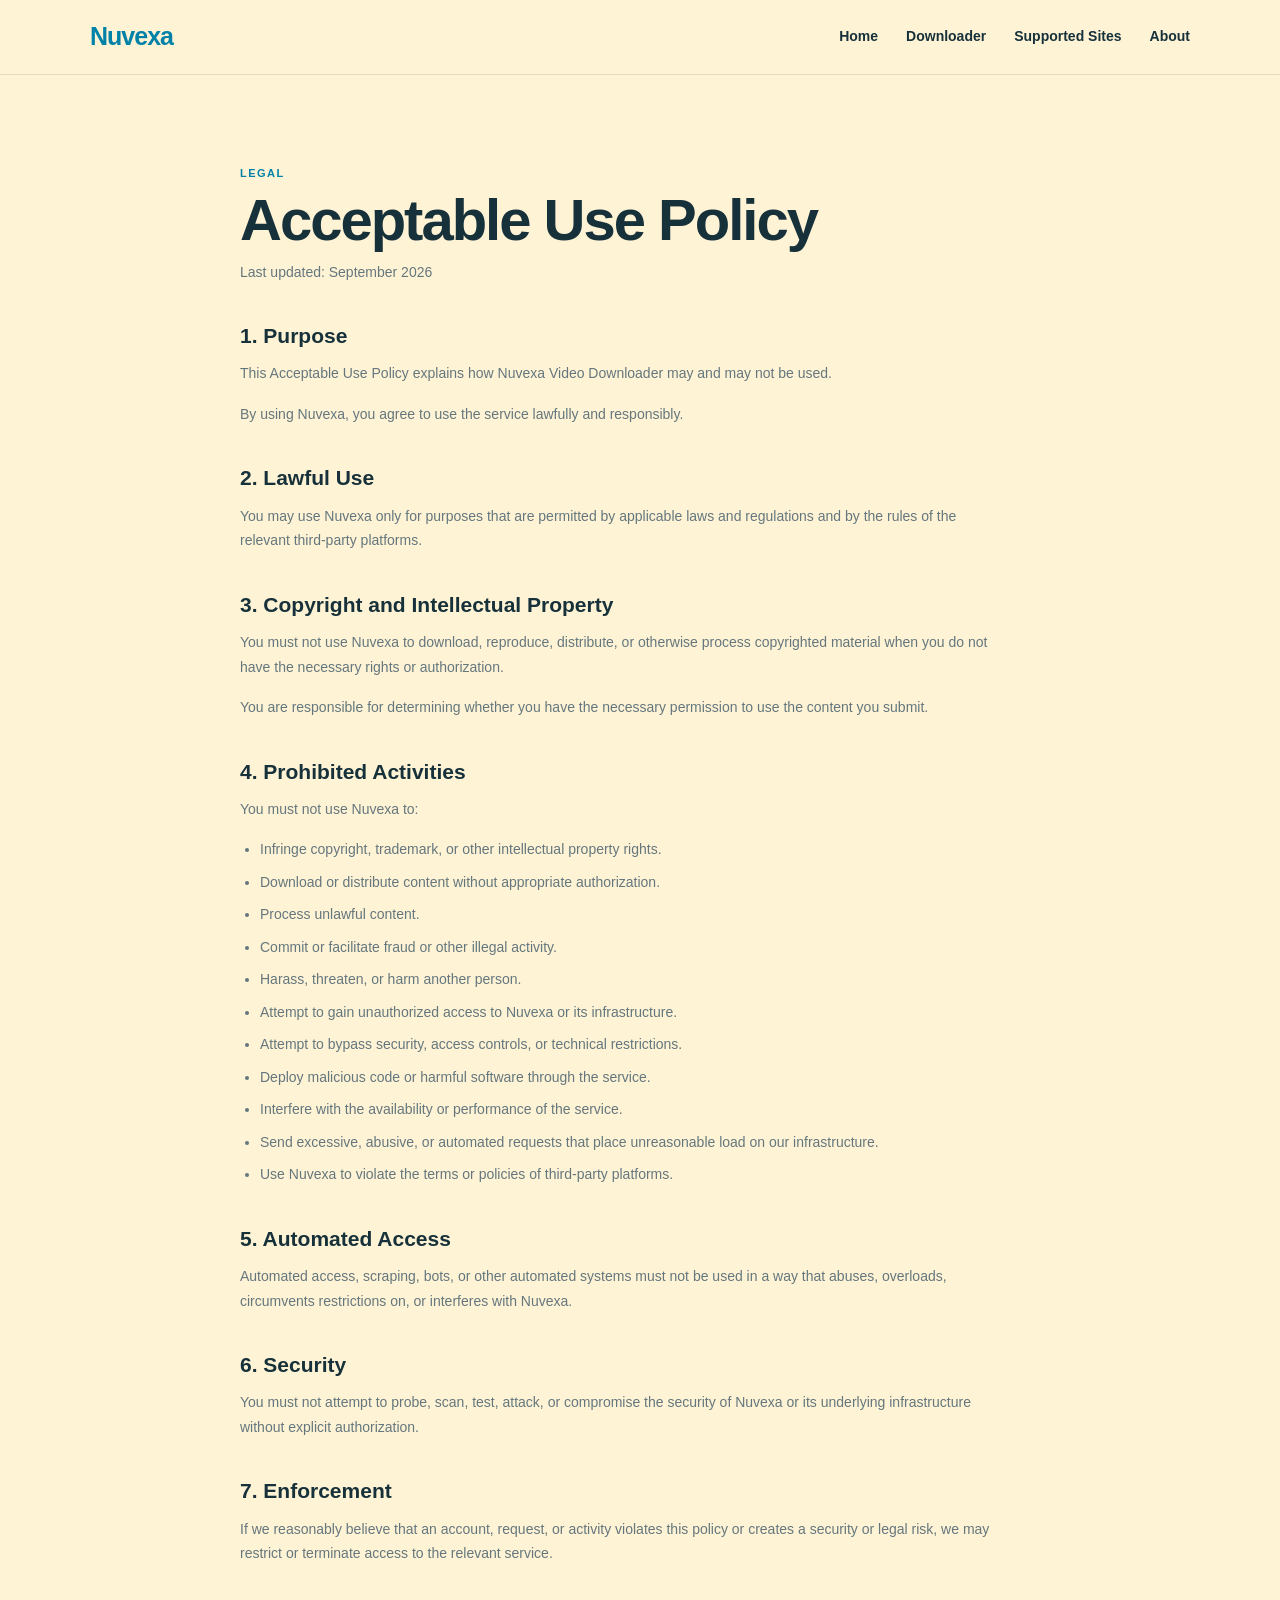
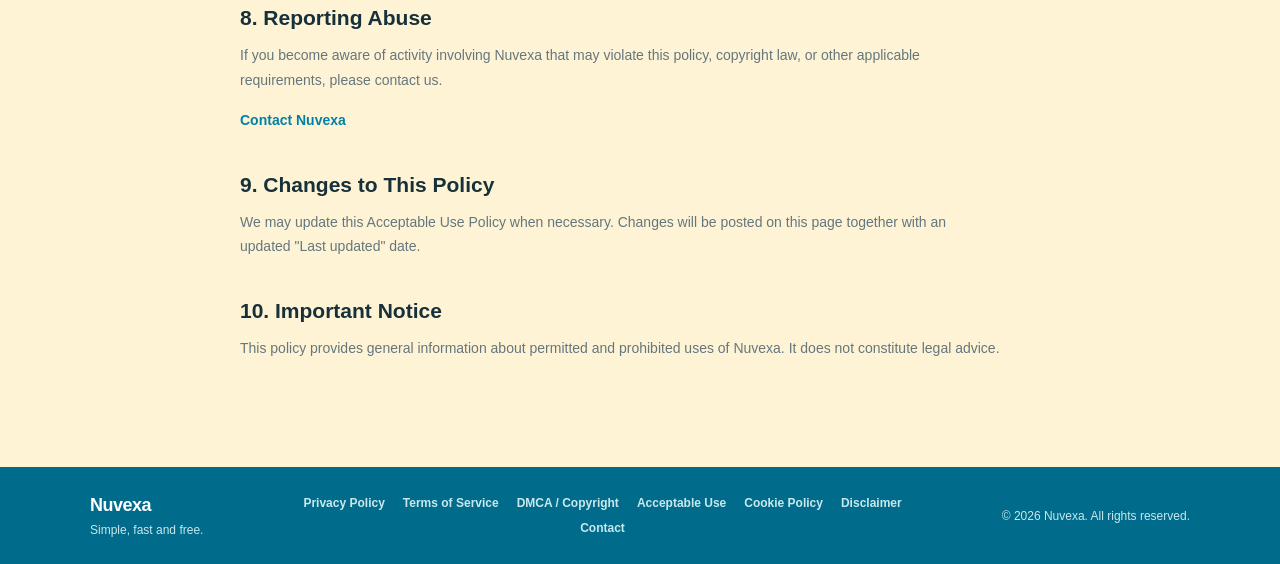
<file: acceptable-use.html>
<!DOCTYPE html>
<html lang="en">

<head>
    <meta charset="UTF-8">
    <meta name="viewport" content="width=device-width, initial-scale=1.0">

    <title>Acceptable Use Policy - Nuvexa</title>

    <meta
        name="description"
        content="Acceptable Use Policy for Nuvexa Video Downloader."
    >

    <link rel="stylesheet" href="style.css">
</head>

<body>

    <!-- NAVBAR -->
    <header class="navbar">
        <div class="nav-container">

            <a href="index.html" class="logo">
                Nuvexa
            </a>

            <nav class="nav-links">
                <a href="index.html#home">Home</a>
                <a href="index.html#downloader">Downloader</a>
                <a href="index.html#supported">Supported Sites</a>
                <a href="index.html#about">About</a>
            </nav>

        </div>
    </header>


    <!-- ACCEPTABLE USE POLICY -->
    <main>

        <section class="legal-section">

            <div class="section-container legal-content">

                <span>LEGAL</span>

                <h1>
                    Acceptable Use Policy
                </h1>

                <p class="legal-updated">
                    Last updated: September 2026
                </p>


                <h2>
                    1. Purpose
                </h2>

                <p>
                    This Acceptable Use Policy explains how Nuvexa Video
                    Downloader may and may not be used.
                </p>

                <p>
                    By using Nuvexa, you agree to use the service lawfully
                    and responsibly.
                </p>


                <h2>
                    2. Lawful Use
                </h2>

                <p>
                    You may use Nuvexa only for purposes that are permitted
                    by applicable laws and regulations and by the rules of
                    the relevant third-party platforms.
                </p>


                <h2>
                    3. Copyright and Intellectual Property
                </h2>

                <p>
                    You must not use Nuvexa to download, reproduce,
                    distribute, or otherwise process copyrighted material
                    when you do not have the necessary rights or
                    authorization.
                </p>

                <p>
                    You are responsible for determining whether you have the
                    necessary permission to use the content you submit.
                </p>


                <h2>
                    4. Prohibited Activities
                </h2>

                <p>
                    You must not use Nuvexa to:
                </p>

                <ul>
                    <li>Infringe copyright, trademark, or other intellectual property rights.</li>
                    <li>Download or distribute content without appropriate authorization.</li>
                    <li>Process unlawful content.</li>
                    <li>Commit or facilitate fraud or other illegal activity.</li>
                    <li>Harass, threaten, or harm another person.</li>
                    <li>Attempt to gain unauthorized access to Nuvexa or its infrastructure.</li>
                    <li>Attempt to bypass security, access controls, or technical restrictions.</li>
                    <li>Deploy malicious code or harmful software through the service.</li>
                    <li>Interfere with the availability or performance of the service.</li>
                    <li>Send excessive, abusive, or automated requests that place unreasonable load on our infrastructure.</li>
                    <li>Use Nuvexa to violate the terms or policies of third-party platforms.</li>
                </ul>


                <h2>
                    5. Automated Access
                </h2>

                <p>
                    Automated access, scraping, bots, or other automated
                    systems must not be used in a way that abuses,
                    overloads, circumvents restrictions on, or interferes
                    with Nuvexa.
                </p>


                <h2>
                    6. Security
                </h2>

                <p>
                    You must not attempt to probe, scan, test, attack, or
                    compromise the security of Nuvexa or its underlying
                    infrastructure without explicit authorization.
                </p>


                <h2>
                    7. Enforcement
                </h2>

                <p>
                    If we reasonably believe that an account, request, or
                    activity violates this policy or creates a security or
                    legal risk, we may restrict or terminate access to the
                    relevant service.
                </p>


                <h2>
                    8. Reporting Abuse
                </h2>

                <p>
                    If you become aware of activity involving Nuvexa that
                    may violate this policy, copyright law, or other
                    applicable requirements, please contact us.
                </p>

                <p>
                    <a href="contact.html">
                        Contact Nuvexa
                    </a>
                </p>


                <h2>
                    9. Changes to This Policy
                </h2>

                <p>
                    We may update this Acceptable Use Policy when necessary.
                    Changes will be posted on this page together with an
                    updated "Last updated" date.
                </p>


                <h2>
                    10. Important Notice
                </h2>

                <p>
                    This policy provides general information about permitted
                    and prohibited uses of Nuvexa. It does not constitute
                    legal advice.
                </p>

            </div>

        </section>

    </main>


    <!-- FOOTER -->
    <footer>

        <div class="footer-container">

            <div class="footer-brand">

                <strong>
                    Nuvexa
                </strong>

                <span>
                    Simple, fast and free.
                </span>

            </div>


            <div class="footer-links">

                <a href="privacy.html">
                    Privacy Policy
                </a>

                <a href="terms.html">
                    Terms of Service
                </a>

                <a href="copyright.html">
                    DMCA / Copyright
                </a>

                <a href="acceptable-use.html">
                    Acceptable Use
                </a>

                <a href="cookies.html">
                    Cookie Policy
                </a>

                <a href="disclaimer.html">
                    Disclaimer
                </a>

                <a href="contact.html">
                    Contact
                </a>

            </div>


            <div class="footer-bottom">

                <span>
                    © 2026 Nuvexa. All rights reserved.
                </span>

            </div>

        </div>

    </footer>

</body>

</html>
</file>
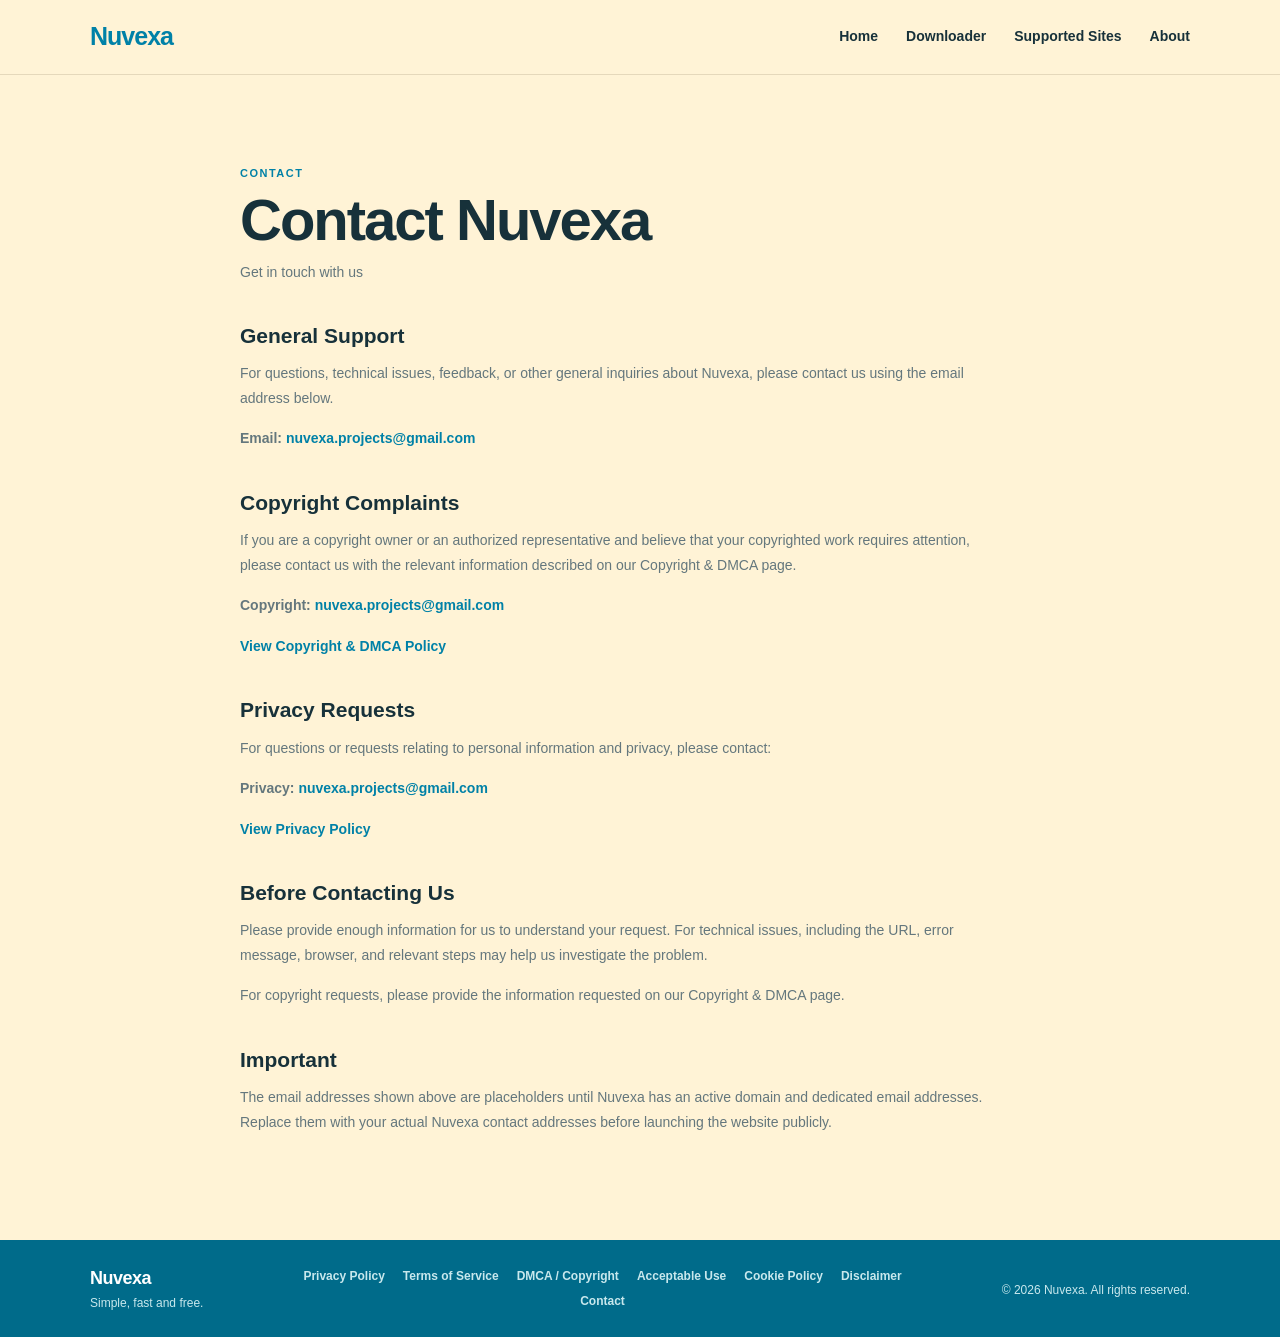
<file: contact.html>
<!DOCTYPE html>
<html lang="en">

<head>
    <meta charset="UTF-8">
    <meta name="viewport" content="width=device-width, initial-scale=1.0">

    <title>Contact - Nuvexa</title>

    <meta
        name="description"
        content="Contact Nuvexa for support, privacy, copyright, and other inquiries."
    >

    <link rel="stylesheet" href="style.css">
</head>

<body>

    <!-- NAVBAR -->
    <header class="navbar">
        <div class="nav-container">

            <a href="index.html" class="logo">
                Nuvexa
            </a>

            <nav class="nav-links">
                <a href="index.html#home">Home</a>
                <a href="index.html#downloader">Downloader</a>
                <a href="index.html#supported">Supported Sites</a>
                <a href="index.html#about">About</a>
            </nav>

        </div>
    </header>


    <!-- CONTACT -->
    <main>

        <section class="legal-section">

            <div class="section-container legal-content">

                <span>CONTACT</span>

                <h1>
                    Contact Nuvexa
                </h1>

                <p class="legal-updated">
                    Get in touch with us
                </p>


                <h2>
                    General Support
                </h2>

                <p>
                    For questions, technical issues, feedback, or other
                    general inquiries about Nuvexa, please contact us using
                    the email address below.
                </p>

                <p>
                    <strong>Email:</strong>
                    <a href="mailto:nuvexa.projects@gmail.com">
                        nuvexa.projects@gmail.com
                    </a>
                </p>


                <h2>
                    Copyright Complaints
                </h2>

                <p>
                    If you are a copyright owner or an authorized
                    representative and believe that your copyrighted work
                    requires attention, please contact us with the relevant
                    information described on our Copyright & DMCA page.
                </p>

                <p>
                    <strong>Copyright:</strong>
                    <a href="mailto:nuvexa.projects@gmail.com">
                        nuvexa.projects@gmail.com
                    </a>
                </p>

                <p>
                    <a href="copyright.html">
                        View Copyright & DMCA Policy
                    </a>
                </p>


                <h2>
                    Privacy Requests
                </h2>

                <p>
                    For questions or requests relating to personal
                    information and privacy, please contact:
                </p>

                <p>
                    <strong>Privacy:</strong>
                    <a href="mailto:nuvexa.projects@gmail.com">
                        nuvexa.projects@gmail.com
                    </a>
                </p>

                <p>
                    <a href="privacy.html">
                        View Privacy Policy
                    </a>
                </p>


                <h2>
                    Before Contacting Us
                </h2>

                <p>
                    Please provide enough information for us to understand
                    your request. For technical issues, including the URL,
                    error message, browser, and relevant steps may help us
                    investigate the problem.
                </p>

                <p>
                    For copyright requests, please provide the information
                    requested on our Copyright & DMCA page.
                </p>


                <h2>
                    Important
                </h2>

                <p>
                    The email addresses shown above are placeholders until
                    Nuvexa has an active domain and dedicated email
                    addresses. Replace them with your actual Nuvexa contact
                    addresses before launching the website publicly.
                </p>

            </div>

        </section>

    </main>


    <!-- FOOTER -->
    <footer>

        <div class="footer-container">

            <div class="footer-brand">

                <strong>
                    Nuvexa
                </strong>

                <span>
                    Simple, fast and free.
                </span>

            </div>


            <div class="footer-links">

                <a href="privacy.html">
                    Privacy Policy
                </a>

                <a href="terms.html">
                    Terms of Service
                </a>

                <a href="copyright.html">
                    DMCA / Copyright
                </a>

                <a href="acceptable-use.html">
                    Acceptable Use
                </a>

                <a href="cookies.html">
                    Cookie Policy
                </a>

                <a href="disclaimer.html">
                    Disclaimer
                </a>

                <a href="contact.html">
                    Contact
                </a>

            </div>


            <div class="footer-bottom">

                <span>
                    © 2026 Nuvexa. All rights reserved.
                </span>

            </div>

        </div>

    </footer>

</body>

</html>
</file>
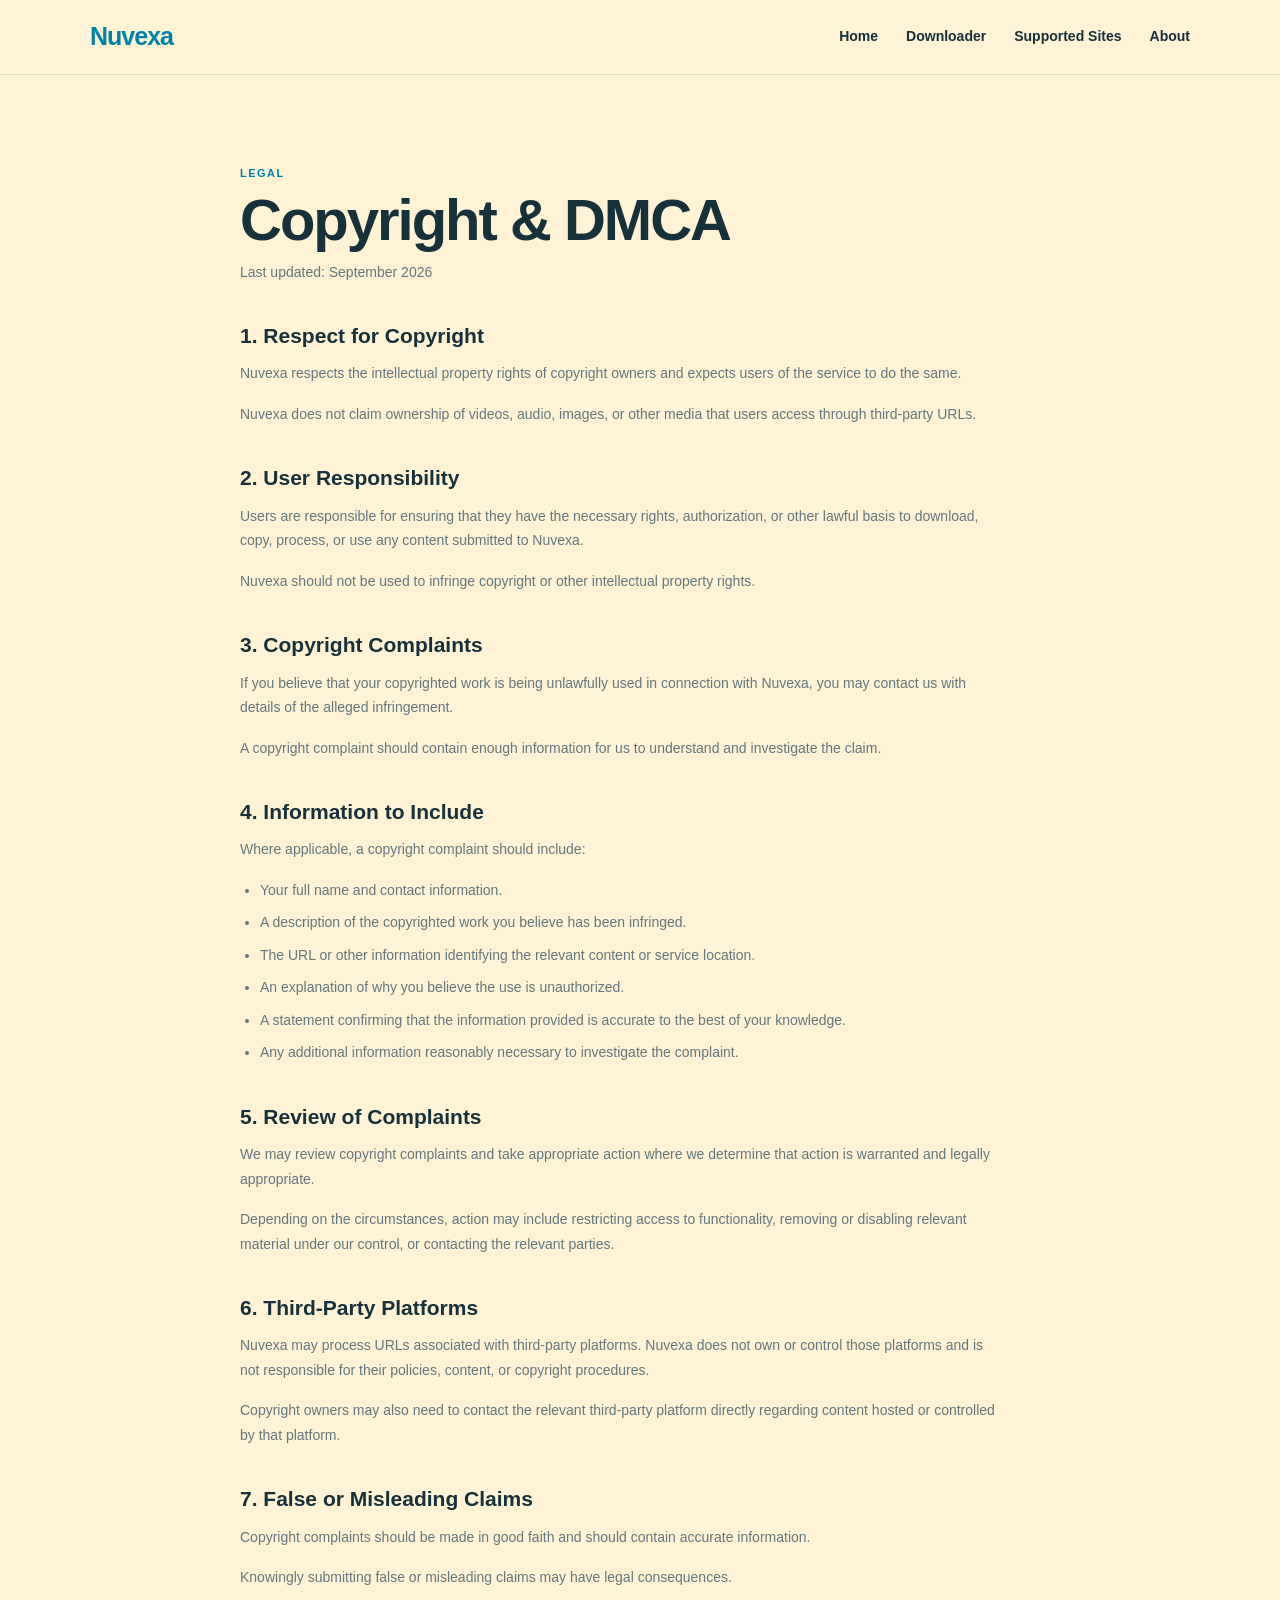
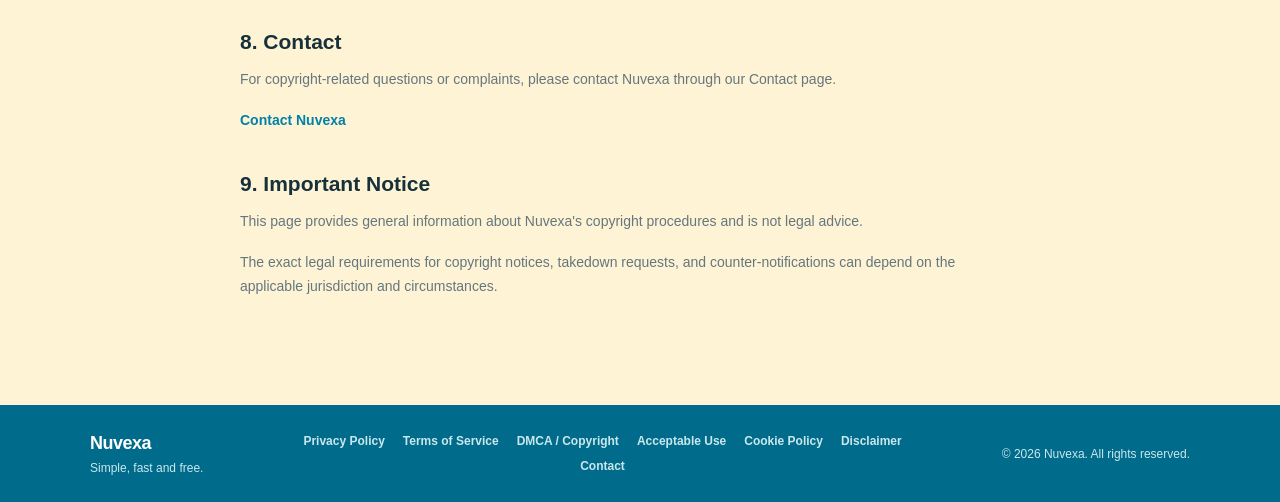
<file: copyright.html>
<!DOCTYPE html>
<html lang="en">

<head>
    <meta charset="UTF-8">
    <meta name="viewport" content="width=device-width, initial-scale=1.0">

    <title>Copyright & DMCA - Nuvexa</title>

    <meta
        name="description"
        content="Copyright and copyright complaint information for Nuvexa."
    >

    <link rel="stylesheet" href="style.css">
</head>

<body>

    <!-- NAVBAR -->
    <header class="navbar">
        <div class="nav-container">

            <a href="index.html" class="logo">
                Nuvexa
            </a>

            <nav class="nav-links">
                <a href="index.html#home">Home</a>
                <a href="index.html#downloader">Downloader</a>
                <a href="index.html#supported">Supported Sites</a>
                <a href="index.html#about">About</a>
            </nav>

        </div>
    </header>


    <!-- COPYRIGHT / DMCA -->
    <main>

        <section class="legal-section">

            <div class="section-container legal-content">

                <span>LEGAL</span>

                <h1>
                    Copyright & DMCA
                </h1>

                <p class="legal-updated">
                    Last updated: September 2026
                </p>


                <h2>
                    1. Respect for Copyright
                </h2>

                <p>
                    Nuvexa respects the intellectual property rights of
                    copyright owners and expects users of the service to do
                    the same.
                </p>

                <p>
                    Nuvexa does not claim ownership of videos, audio,
                    images, or other media that users access through
                    third-party URLs.
                </p>


                <h2>
                    2. User Responsibility
                </h2>

                <p>
                    Users are responsible for ensuring that they have the
                    necessary rights, authorization, or other lawful basis
                    to download, copy, process, or use any content submitted
                    to Nuvexa.
                </p>

                <p>
                    Nuvexa should not be used to infringe copyright or other
                    intellectual property rights.
                </p>


                <h2>
                    3. Copyright Complaints
                </h2>

                <p>
                    If you believe that your copyrighted work is being
                    unlawfully used in connection with Nuvexa, you may
                    contact us with details of the alleged infringement.
                </p>

                <p>
                    A copyright complaint should contain enough information
                    for us to understand and investigate the claim.
                </p>


                <h2>
                    4. Information to Include
                </h2>

                <p>
                    Where applicable, a copyright complaint should include:
                </p>

                <ul>
                    <li>Your full name and contact information.</li>
                    <li>A description of the copyrighted work you believe has been infringed.</li>
                    <li>The URL or other information identifying the relevant content or service location.</li>
                    <li>An explanation of why you believe the use is unauthorized.</li>
                    <li>A statement confirming that the information provided is accurate to the best of your knowledge.</li>
                    <li>Any additional information reasonably necessary to investigate the complaint.</li>
                </ul>


                <h2>
                    5. Review of Complaints
                </h2>

                <p>
                    We may review copyright complaints and take appropriate
                    action where we determine that action is warranted and
                    legally appropriate.
                </p>

                <p>
                    Depending on the circumstances, action may include
                    restricting access to functionality, removing or
                    disabling relevant material under our control, or
                    contacting the relevant parties.
                </p>


                <h2>
                    6. Third-Party Platforms
                </h2>

                <p>
                    Nuvexa may process URLs associated with third-party
                    platforms. Nuvexa does not own or control those
                    platforms and is not responsible for their policies,
                    content, or copyright procedures.
                </p>

                <p>
                    Copyright owners may also need to contact the relevant
                    third-party platform directly regarding content hosted
                    or controlled by that platform.
                </p>


                <h2>
                    7. False or Misleading Claims
                </h2>

                <p>
                    Copyright complaints should be made in good faith and
                    should contain accurate information.
                </p>

                <p>
                    Knowingly submitting false or misleading claims may have
                    legal consequences.
                </p>


                <h2>
                    8. Contact
                </h2>

                <p>
                    For copyright-related questions or complaints, please
                    contact Nuvexa through our Contact page.
                </p>

                <p>
                    <a href="contact.html">
                        Contact Nuvexa
                    </a>
                </p>


                <h2>
                    9. Important Notice
                </h2>

                <p>
                    This page provides general information about Nuvexa's
                    copyright procedures and is not legal advice.
                </p>

                <p>
                    The exact legal requirements for copyright notices,
                    takedown requests, and counter-notifications can depend
                    on the applicable jurisdiction and circumstances.
                </p>

            </div>

        </section>

    </main>


    <!-- FOOTER -->
    <footer>

        <div class="footer-container">

            <div class="footer-brand">

                <strong>
                    Nuvexa
                </strong>

                <span>
                    Simple, fast and free.
                </span>

            </div>


            <div class="footer-links">

                <a href="privacy.html">
                    Privacy Policy
                </a>

                <a href="terms.html">
                    Terms of Service
                </a>

                <a href="copyright.html">
                    DMCA / Copyright
                </a>

                <a href="acceptable-use.html">
                    Acceptable Use
                </a>

                <a href="cookies.html">
                    Cookie Policy
                </a>

                <a href="disclaimer.html">
                    Disclaimer
                </a>

                <a href="contact.html">
                    Contact
                </a>

            </div>


            <div class="footer-bottom">

                <span>
                    © 2026 Nuvexa. All rights reserved.
                </span>

            </div>

        </div>

    </footer>

</body>

</html>
</file>
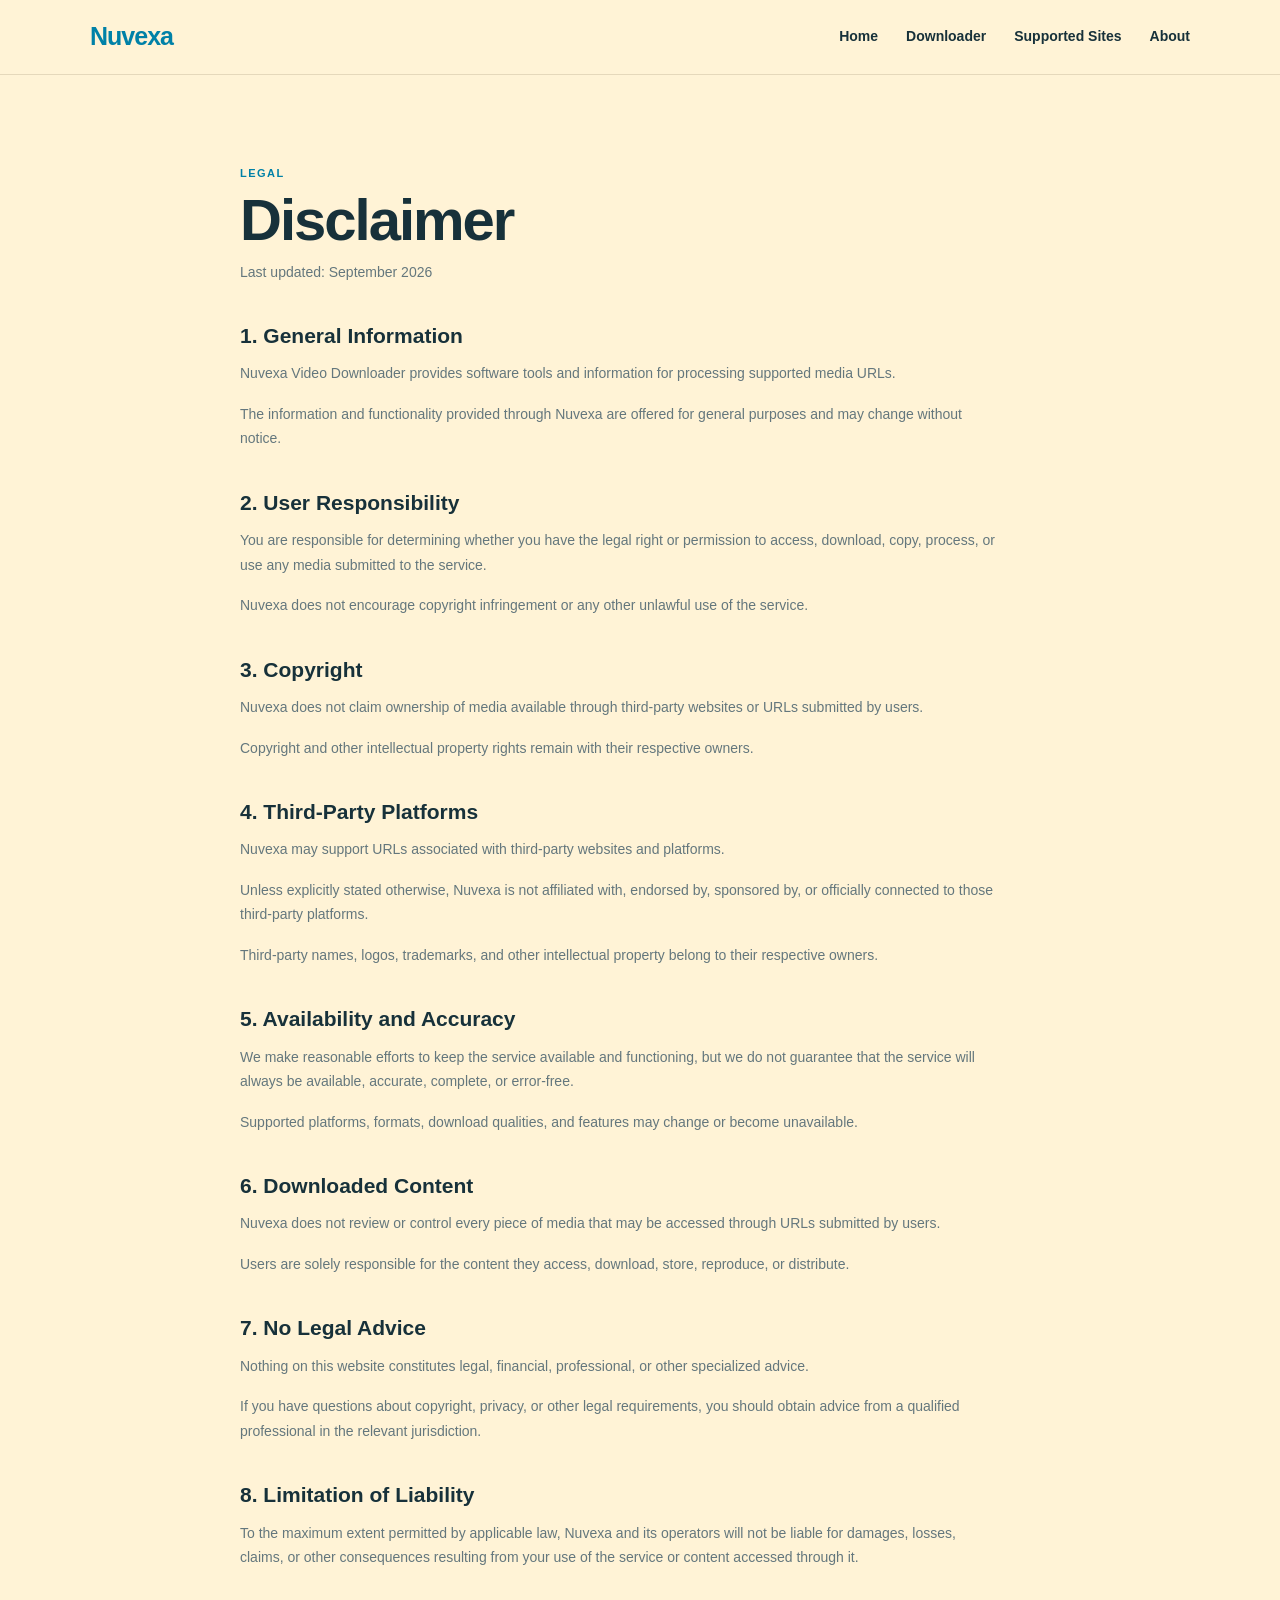
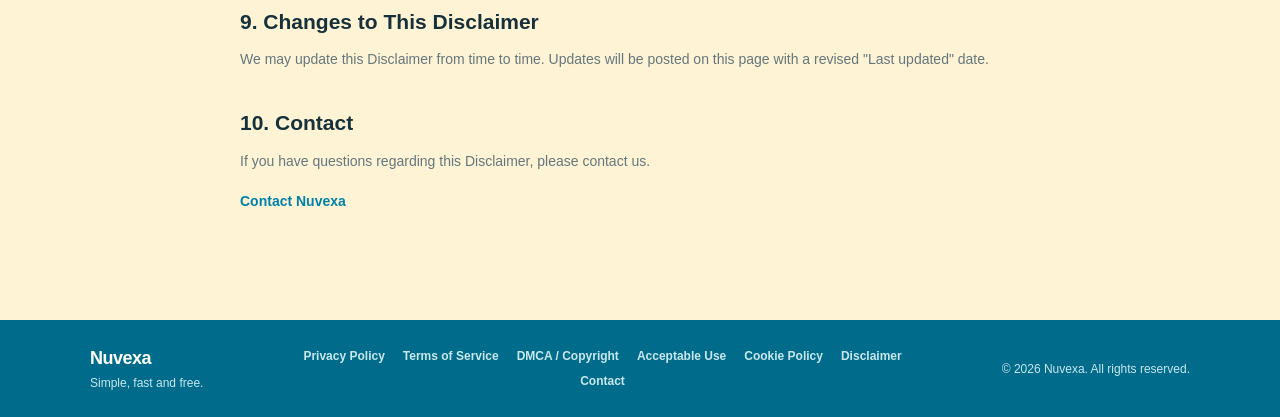
<file: disclaimer.html>
<!DOCTYPE html>
<html lang="en">

<head>
    <meta charset="UTF-8">
    <meta name="viewport" content="width=device-width, initial-scale=1.0">

    <title>Disclaimer - Nuvexa</title>

    <meta
        name="description"
        content="Disclaimer for Nuvexa Video Downloader."
    >

    <link rel="stylesheet" href="style.css">
</head>

<body>

    <!-- NAVBAR -->
    <header class="navbar">
        <div class="nav-container">

            <a href="index.html" class="logo">
                Nuvexa
            </a>

            <nav class="nav-links">
                <a href="index.html#home">Home</a>
                <a href="index.html#downloader">Downloader</a>
                <a href="index.html#supported">Supported Sites</a>
                <a href="index.html#about">About</a>
            </nav>

        </div>
    </header>


    <!-- DISCLAIMER -->
    <main>

        <section class="legal-section">

            <div class="section-container legal-content">

                <span>LEGAL</span>

                <h1>
                    Disclaimer
                </h1>

                <p class="legal-updated">
                    Last updated: September 2026
                </p>


                <h2>
                    1. General Information
                </h2>

                <p>
                    Nuvexa Video Downloader provides software tools and
                    information for processing supported media URLs.
                </p>

                <p>
                    The information and functionality provided through
                    Nuvexa are offered for general purposes and may change
                    without notice.
                </p>


                <h2>
                    2. User Responsibility
                </h2>

                <p>
                    You are responsible for determining whether you have the
                    legal right or permission to access, download, copy,
                    process, or use any media submitted to the service.
                </p>

                <p>
                    Nuvexa does not encourage copyright infringement or any
                    other unlawful use of the service.
                </p>


                <h2>
                    3. Copyright
                </h2>

                <p>
                    Nuvexa does not claim ownership of media available
                    through third-party websites or URLs submitted by users.
                </p>

                <p>
                    Copyright and other intellectual property rights remain
                    with their respective owners.
                </p>


                <h2>
                    4. Third-Party Platforms
                </h2>

                <p>
                    Nuvexa may support URLs associated with third-party
                    websites and platforms.
                </p>

                <p>
                    Unless explicitly stated otherwise, Nuvexa is not
                    affiliated with, endorsed by, sponsored by, or officially
                    connected to those third-party platforms.
                </p>

                <p>
                    Third-party names, logos, trademarks, and other
                    intellectual property belong to their respective owners.
                </p>


                <h2>
                    5. Availability and Accuracy
                </h2>

                <p>
                    We make reasonable efforts to keep the service available
                    and functioning, but we do not guarantee that the service
                    will always be available, accurate, complete, or
                    error-free.
                </p>

                <p>
                    Supported platforms, formats, download qualities, and
                    features may change or become unavailable.
                </p>


                <h2>
                    6. Downloaded Content
                </h2>

                <p>
                    Nuvexa does not review or control every piece of media
                    that may be accessed through URLs submitted by users.
                </p>

                <p>
                    Users are solely responsible for the content they
                    access, download, store, reproduce, or distribute.
                </p>


                <h2>
                    7. No Legal Advice
                </h2>

                <p>
                    Nothing on this website constitutes legal, financial,
                    professional, or other specialized advice.
                </p>

                <p>
                    If you have questions about copyright, privacy, or other
                    legal requirements, you should obtain advice from a
                    qualified professional in the relevant jurisdiction.
                </p>


                <h2>
                    8. Limitation of Liability
                </h2>

                <p>
                    To the maximum extent permitted by applicable law,
                    Nuvexa and its operators will not be liable for damages,
                    losses, claims, or other consequences resulting from
                    your use of the service or content accessed through it.
                </p>


                <h2>
                    9. Changes to This Disclaimer
                </h2>

                <p>
                    We may update this Disclaimer from time to time.
                    Updates will be posted on this page with a revised
                    "Last updated" date.
                </p>


                <h2>
                    10. Contact
                </h2>

                <p>
                    If you have questions regarding this Disclaimer, please
                    contact us.
                </p>

                <p>
                    <a href="contact.html">
                        Contact Nuvexa
                    </a>
                </p>

            </div>

        </section>

    </main>


    <!-- FOOTER -->
    <footer>

        <div class="footer-container">

            <div class="footer-brand">

                <strong>
                    Nuvexa
                </strong>

                <span>
                    Simple, fast and free.
                </span>

            </div>


            <div class="footer-links">

                <a href="privacy.html">
                    Privacy Policy
                </a>

                <a href="terms.html">
                    Terms of Service
                </a>

                <a href="copyright.html">
                    DMCA / Copyright
                </a>

                <a href="acceptable-use.html">
                    Acceptable Use
                </a>

                <a href="cookies.html">
                    Cookie Policy
                </a>

                <a href="disclaimer.html">
                    Disclaimer
                </a>

                <a href="contact.html">
                    Contact
                </a>

            </div>


            <div class="footer-bottom">

                <span>
                    © 2026 Nuvexa. All rights reserved.
                </span>

            </div>

        </div>

    </footer>

</body>

</html>
</file>
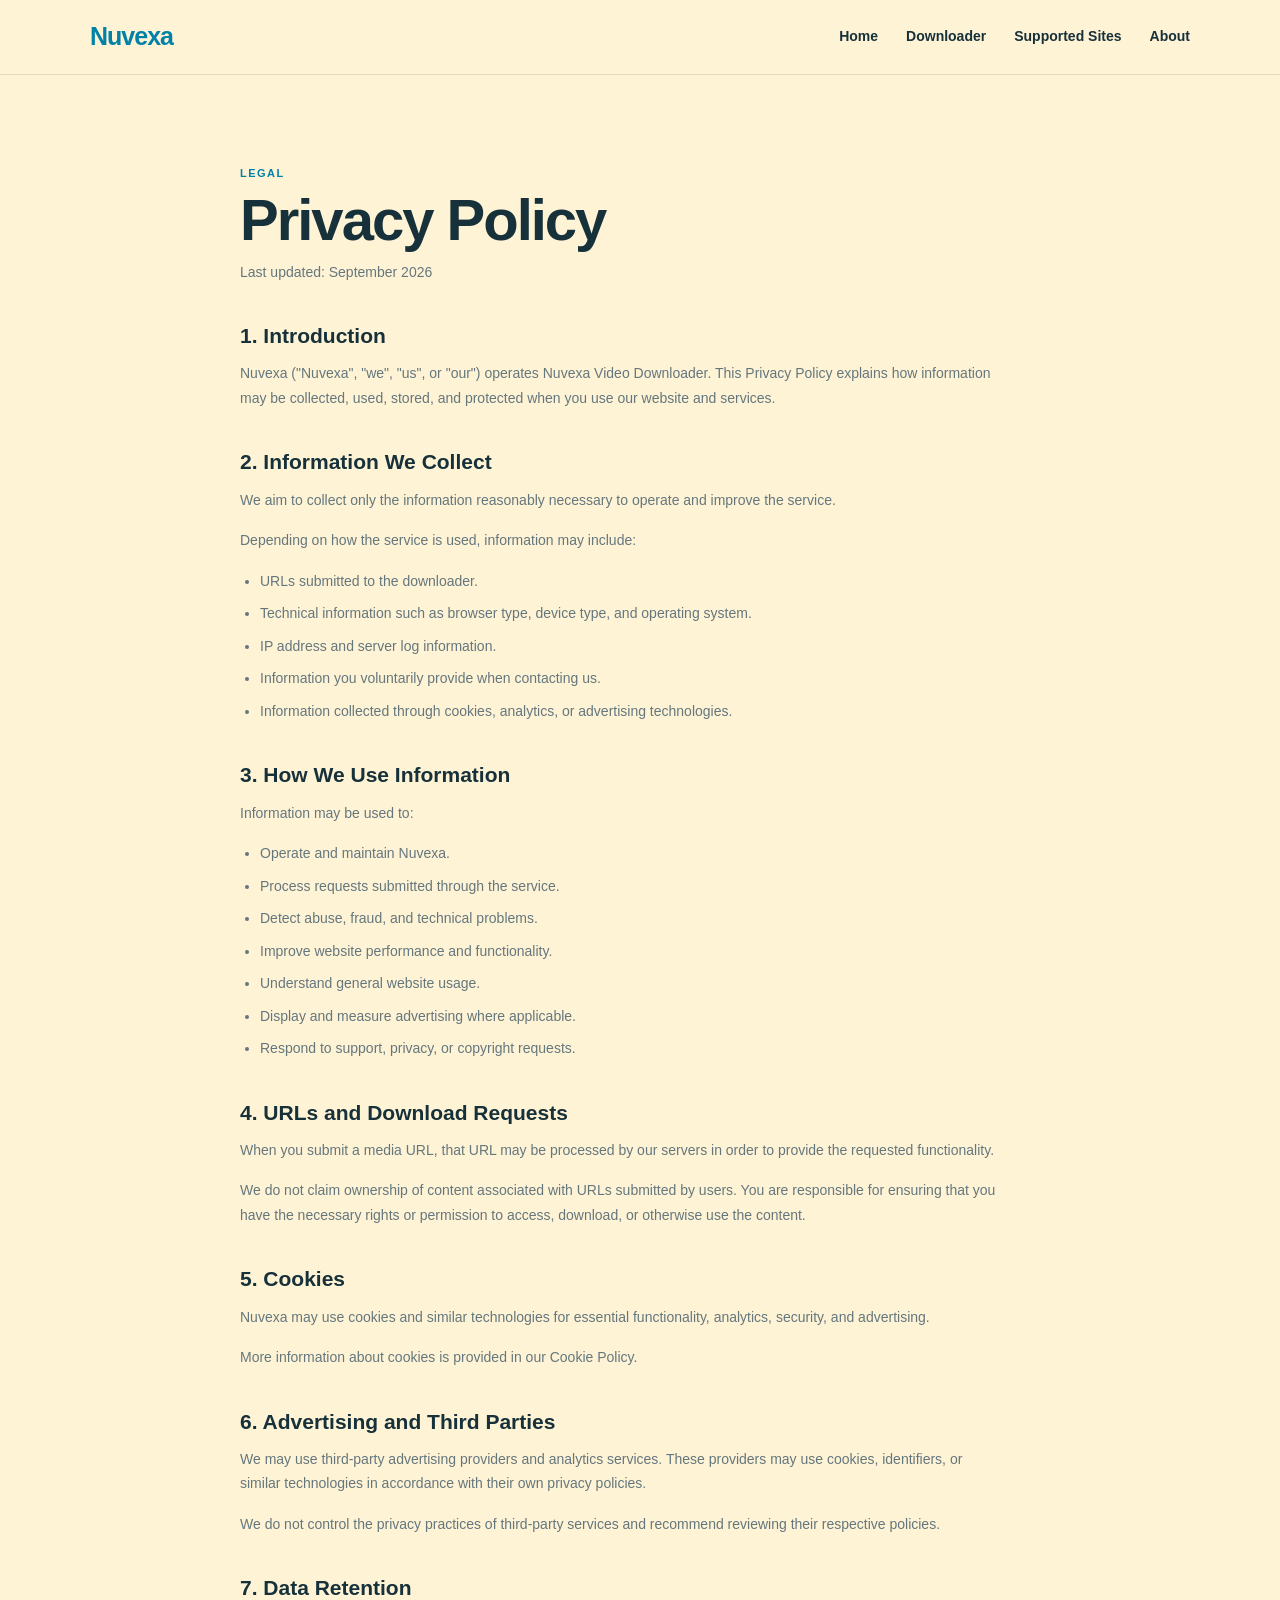
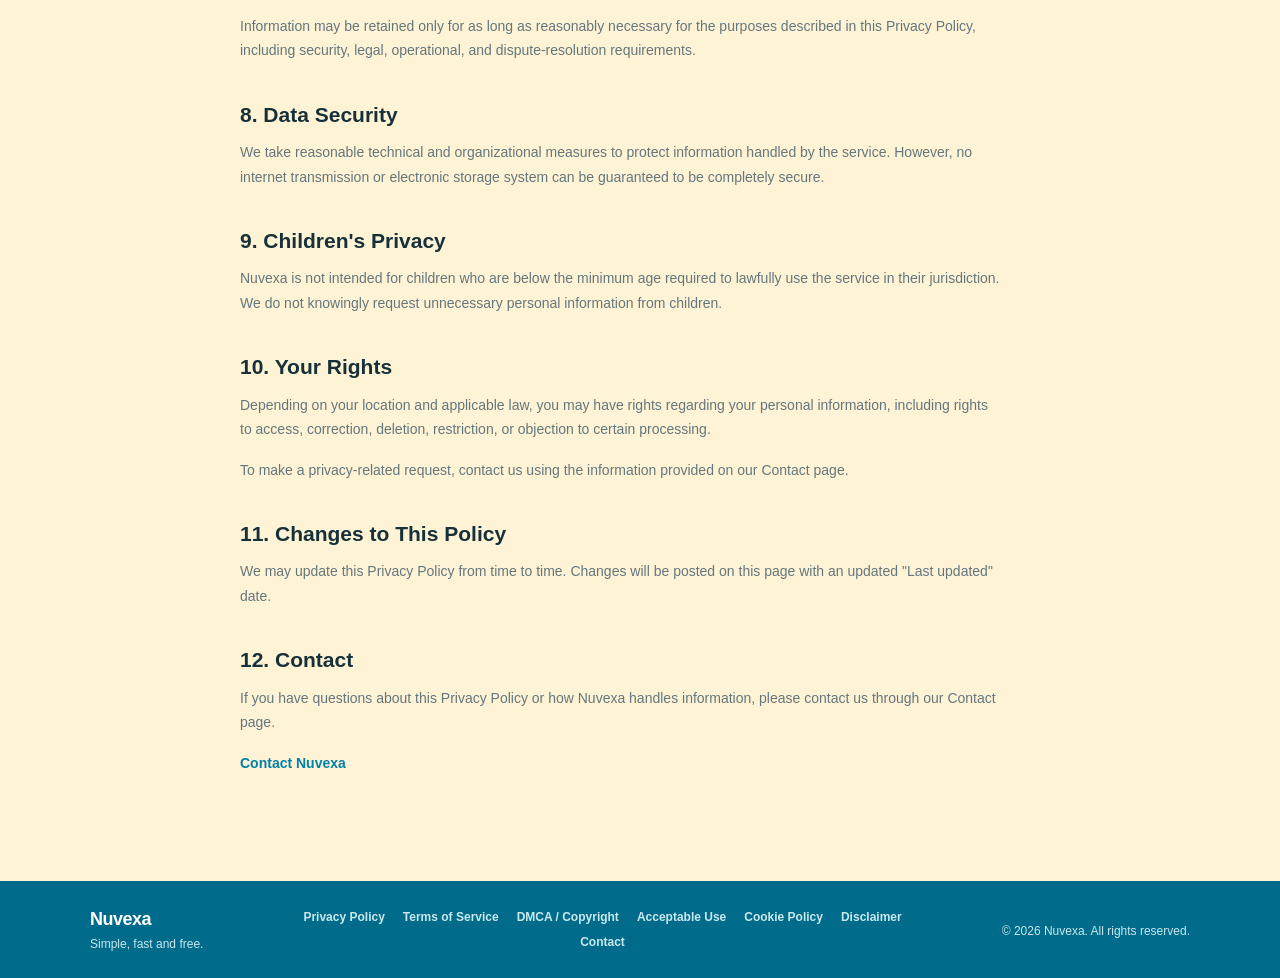
<file: privacy.html>
<!DOCTYPE html>
<html lang="en">

<head>
    <meta charset="UTF-8">
    <meta name="viewport" content="width=device-width, initial-scale=1.0">

    <title>Privacy Policy - Nuvexa</title>

    <meta
        name="description"
        content="Privacy Policy for Nuvexa Video Downloader."
    >

    <link rel="stylesheet" href="style.css">
</head>

<body>

    <!-- NAVBAR -->
    <header class="navbar">
        <div class="nav-container">

            <a href="index.html" class="logo">
                Nuvexa
            </a>

            <nav class="nav-links">
                <a href="index.html#home">Home</a>
                <a href="index.html#downloader">Downloader</a>
                <a href="index.html#supported">Supported Sites</a>
                <a href="index.html#about">About</a>
            </nav>

        </div>
    </header>


    <!-- PRIVACY POLICY -->
    <main>

        <section class="legal-section">

            <div class="section-container legal-content">

                <span>LEGAL</span>

                <h1>
                    Privacy Policy
                </h1>

                <p class="legal-updated">
                    Last updated: September 2026
                </p>


                <h2>
                    1. Introduction
                </h2>

                <p>
                    Nuvexa ("Nuvexa", "we", "us", or "our") operates
                    Nuvexa Video Downloader. This Privacy Policy explains
                    how information may be collected, used, stored, and
                    protected when you use our website and services.
                </p>


                <h2>
                    2. Information We Collect
                </h2>

                <p>
                    We aim to collect only the information reasonably
                    necessary to operate and improve the service.
                </p>

                <p>
                    Depending on how the service is used, information may
                    include:
                </p>

                <ul>
                    <li>URLs submitted to the downloader.</li>
                    <li>Technical information such as browser type, device type, and operating system.</li>
                    <li>IP address and server log information.</li>
                    <li>Information you voluntarily provide when contacting us.</li>
                    <li>Information collected through cookies, analytics, or advertising technologies.</li>
                </ul>


                <h2>
                    3. How We Use Information
                </h2>

                <p>
                    Information may be used to:
                </p>

                <ul>
                    <li>Operate and maintain Nuvexa.</li>
                    <li>Process requests submitted through the service.</li>
                    <li>Detect abuse, fraud, and technical problems.</li>
                    <li>Improve website performance and functionality.</li>
                    <li>Understand general website usage.</li>
                    <li>Display and measure advertising where applicable.</li>
                    <li>Respond to support, privacy, or copyright requests.</li>
                </ul>


                <h2>
                    4. URLs and Download Requests
                </h2>

                <p>
                    When you submit a media URL, that URL may be processed
                    by our servers in order to provide the requested
                    functionality.
                </p>

                <p>
                    We do not claim ownership of content associated with
                    URLs submitted by users. You are responsible for
                    ensuring that you have the necessary rights or
                    permission to access, download, or otherwise use the
                    content.
                </p>


                <h2>
                    5. Cookies
                </h2>

                <p>
                    Nuvexa may use cookies and similar technologies for
                    essential functionality, analytics, security, and
                    advertising.
                </p>

                <p>
                    More information about cookies is provided in our
                    Cookie Policy.
                </p>


                <h2>
                    6. Advertising and Third Parties
                </h2>

                <p>
                    We may use third-party advertising providers and
                    analytics services. These providers may use cookies,
                    identifiers, or similar technologies in accordance with
                    their own privacy policies.
                </p>

                <p>
                    We do not control the privacy practices of third-party
                    services and recommend reviewing their respective
                    policies.
                </p>


                <h2>
                    7. Data Retention
                </h2>

                <p>
                    Information may be retained only for as long as
                    reasonably necessary for the purposes described in this
                    Privacy Policy, including security, legal, operational,
                    and dispute-resolution requirements.
                </p>


                <h2>
                    8. Data Security
                </h2>

                <p>
                    We take reasonable technical and organizational
                    measures to protect information handled by the service.
                    However, no internet transmission or electronic storage
                    system can be guaranteed to be completely secure.
                </p>


                <h2>
                    9. Children's Privacy
                </h2>

                <p>
                    Nuvexa is not intended for children who are below the
                    minimum age required to lawfully use the service in
                    their jurisdiction. We do not knowingly request
                    unnecessary personal information from children.
                </p>


                <h2>
                    10. Your Rights
                </h2>

                <p>
                    Depending on your location and applicable law, you may
                    have rights regarding your personal information,
                    including rights to access, correction, deletion,
                    restriction, or objection to certain processing.
                </p>

                <p>
                    To make a privacy-related request, contact us using the
                    information provided on our Contact page.
                </p>


                <h2>
                    11. Changes to This Policy
                </h2>

                <p>
                    We may update this Privacy Policy from time to time.
                    Changes will be posted on this page with an updated
                    "Last updated" date.
                </p>


                <h2>
                    12. Contact
                </h2>

                <p>
                    If you have questions about this Privacy Policy or how
                    Nuvexa handles information, please contact us through
                    our Contact page.
                </p>

                <p>
                    <a href="contact.html">
                        Contact Nuvexa
                    </a>
                </p>

            </div>

        </section>

    </main>


    <!-- FOOTER -->
    <footer>

        <div class="footer-container">

            <div class="footer-brand">

                <strong>
                    Nuvexa
                </strong>

                <span>
                    Simple, fast and free.
                </span>

            </div>


            <div class="footer-links">

                <a href="privacy.html">
                    Privacy Policy
                </a>

                <a href="terms.html">
                    Terms of Service
                </a>

                <a href="copyright.html">
                    DMCA / Copyright
                </a>

                <a href="acceptable-use.html">
                    Acceptable Use
                </a>

                <a href="cookies.html">
                    Cookie Policy
                </a>

                <a href="disclaimer.html">
                    Disclaimer
                </a>

                <a href="contact.html">
                    Contact
                </a>

            </div>


            <div class="footer-bottom">

                <span>
                    © 2026 Nuvexa. All rights reserved.
                </span>

            </div>

        </div>

    </footer>

</body>

</html>
</file>
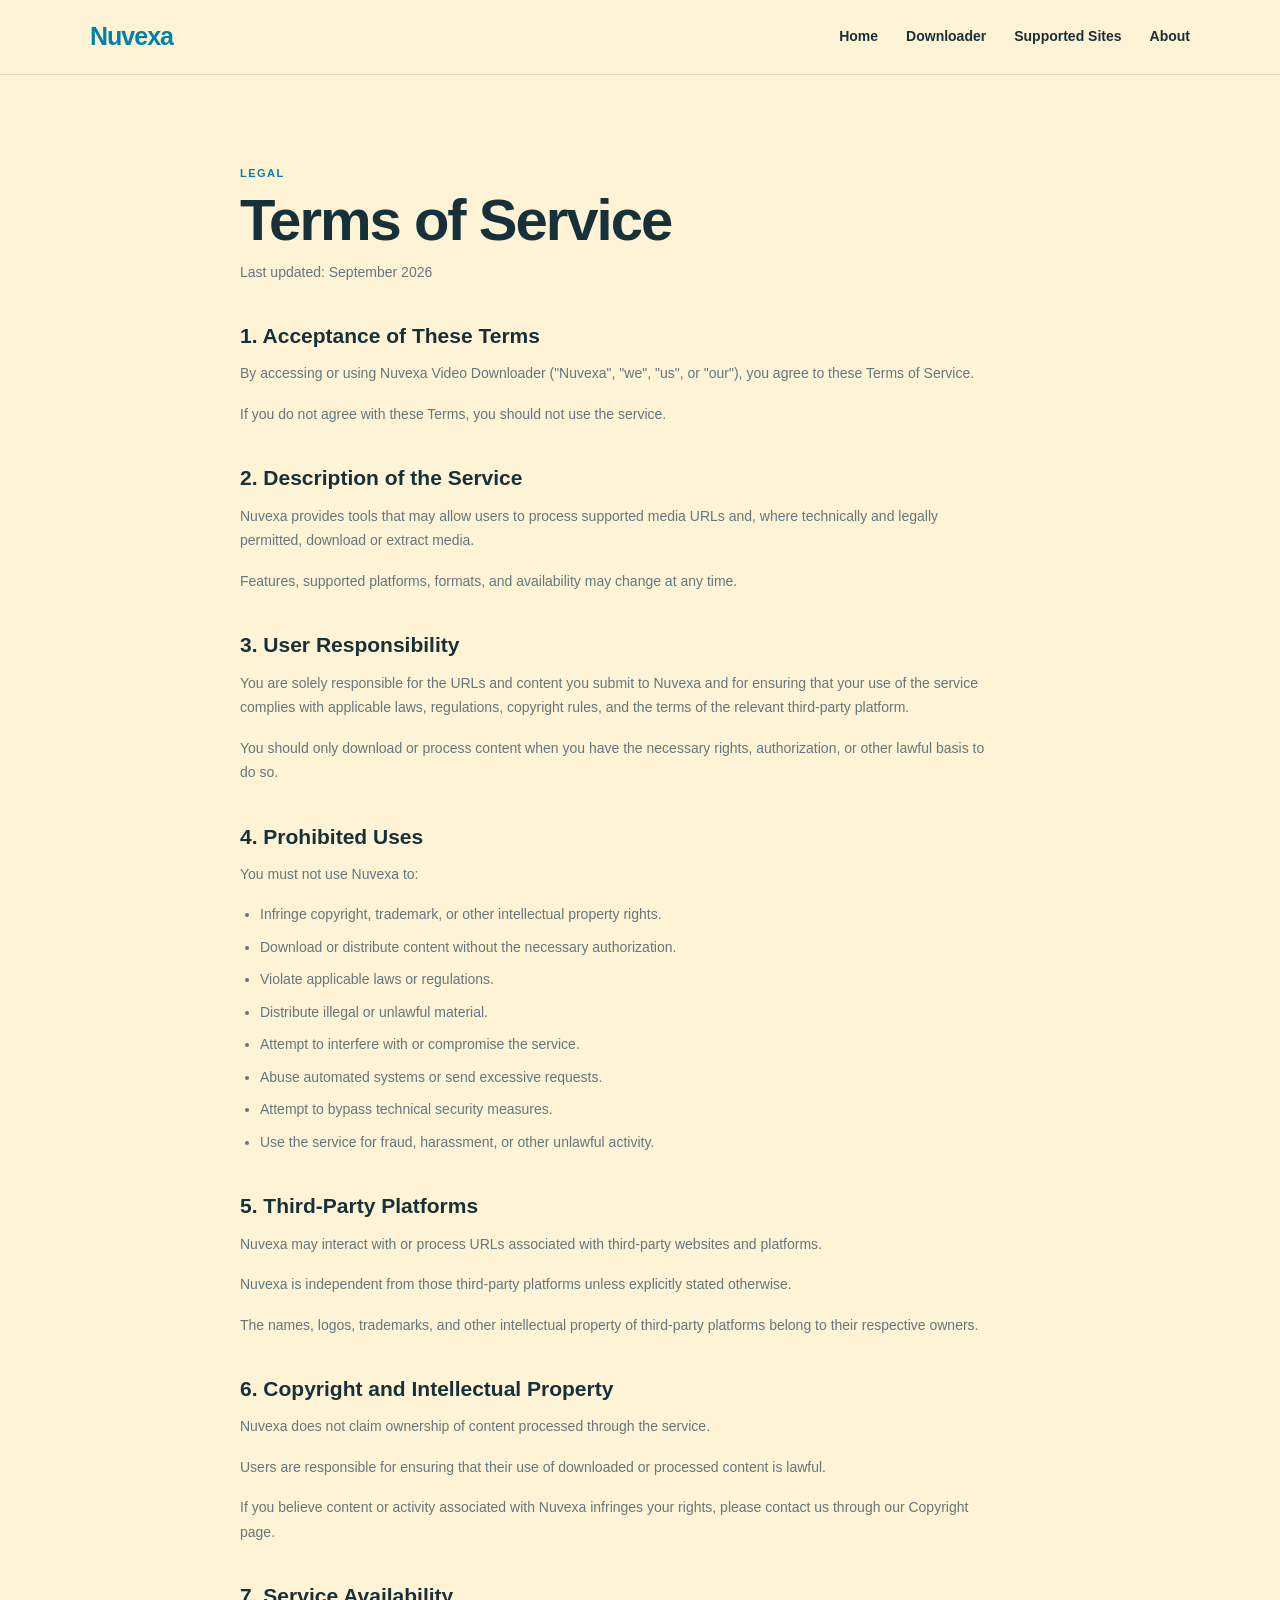
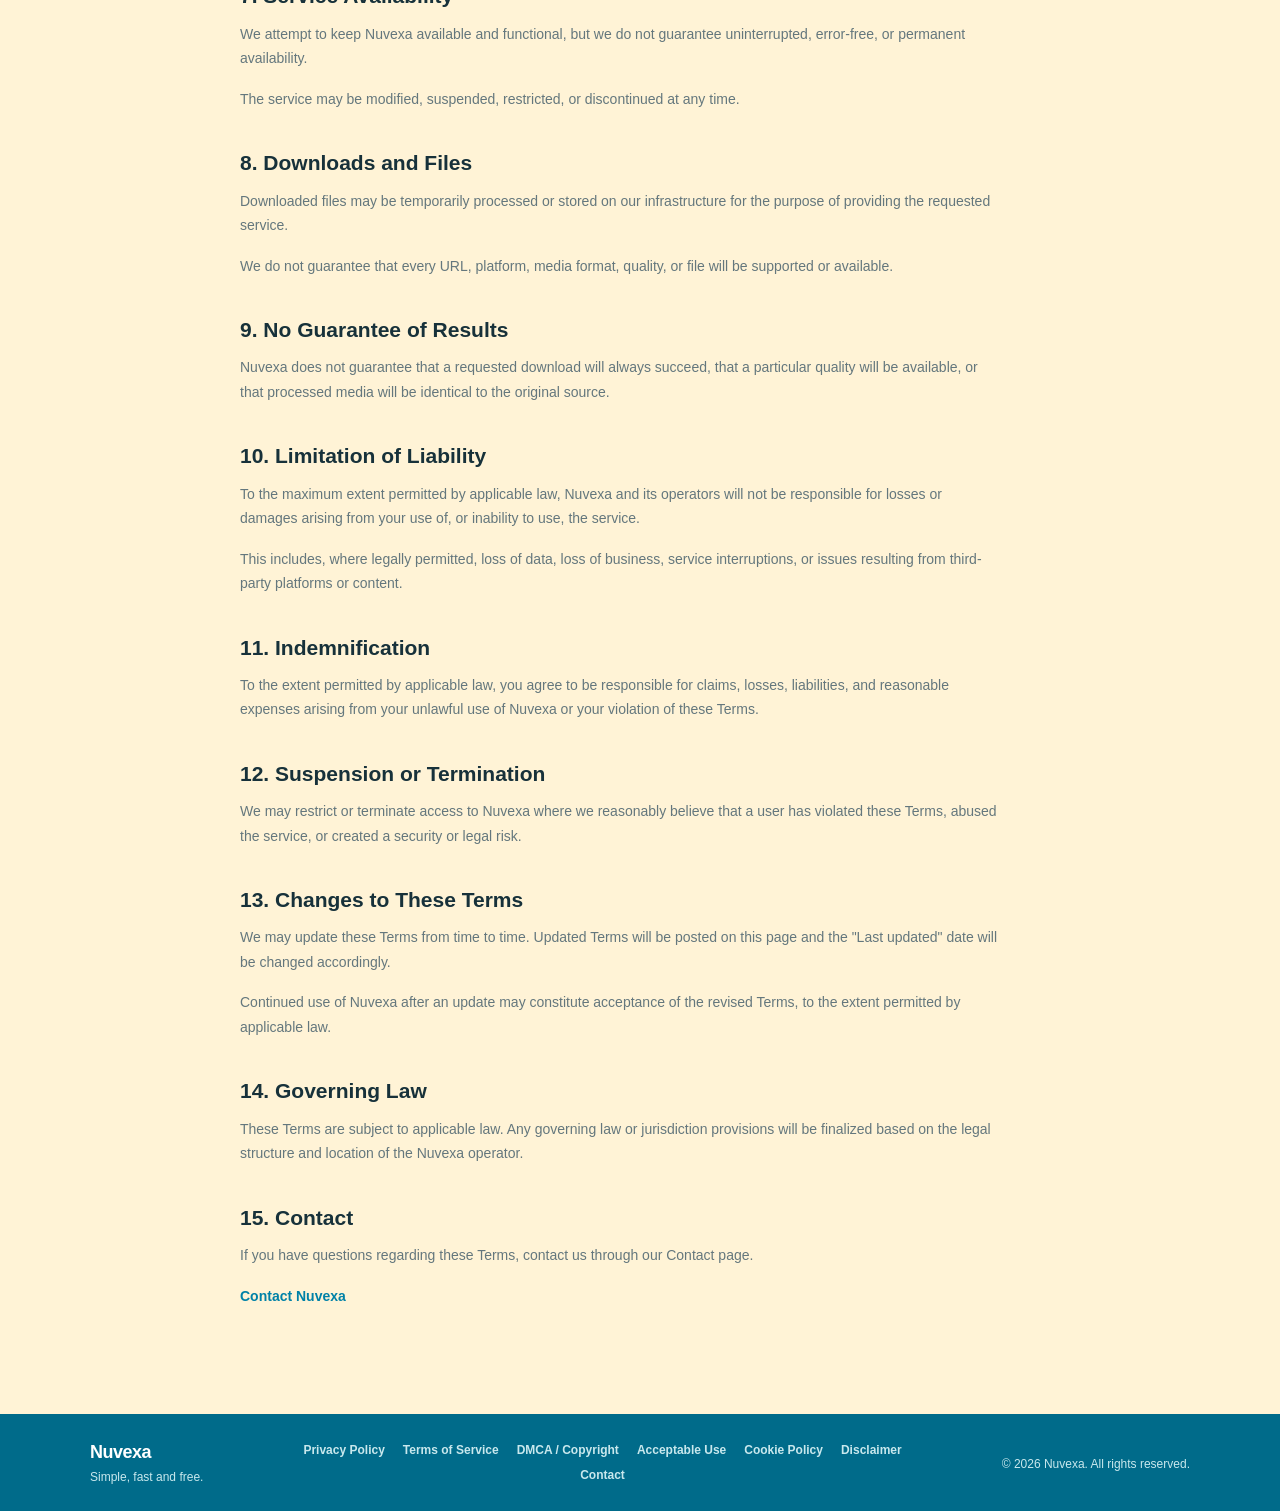
<file: terms.html>
<!DOCTYPE html>
<html lang="en">

<head>
    <meta charset="UTF-8">
    <meta name="viewport" content="width=device-width, initial-scale=1.0">

    <title>Terms of Service - Nuvexa</title>

    <meta
        name="description"
        content="Terms of Service for Nuvexa Video Downloader."
    >

    <link rel="stylesheet" href="style.css">
</head>

<body>

    <!-- NAVBAR -->
    <header class="navbar">
        <div class="nav-container">

            <a href="index.html" class="logo">
                Nuvexa
            </a>

            <nav class="nav-links">
                <a href="index.html#home">Home</a>
                <a href="index.html#downloader">Downloader</a>
                <a href="index.html#supported">Supported Sites</a>
                <a href="index.html#about">About</a>
            </nav>

        </div>
    </header>


    <!-- TERMS OF SERVICE -->
    <main>

        <section class="legal-section">

            <div class="section-container legal-content">

                <span>LEGAL</span>

                <h1>
                    Terms of Service
                </h1>

                <p class="legal-updated">
                    Last updated: September 2026
                </p>


                <h2>
                    1. Acceptance of These Terms
                </h2>

                <p>
                    By accessing or using Nuvexa Video Downloader
                    ("Nuvexa", "we", "us", or "our"), you agree to these
                    Terms of Service.
                </p>

                <p>
                    If you do not agree with these Terms, you should not
                    use the service.
                </p>


                <h2>
                    2. Description of the Service
                </h2>

                <p>
                    Nuvexa provides tools that may allow users to process
                    supported media URLs and, where technically and
                    legally permitted, download or extract media.
                </p>

                <p>
                    Features, supported platforms, formats, and availability
                    may change at any time.
                </p>


                <h2>
                    3. User Responsibility
                </h2>

                <p>
                    You are solely responsible for the URLs and content you
                    submit to Nuvexa and for ensuring that your use of the
                    service complies with applicable laws, regulations,
                    copyright rules, and the terms of the relevant
                    third-party platform.
                </p>

                <p>
                    You should only download or process content when you
                    have the necessary rights, authorization, or other
                    lawful basis to do so.
                </p>


                <h2>
                    4. Prohibited Uses
                </h2>

                <p>
                    You must not use Nuvexa to:
                </p>

                <ul>
                    <li>Infringe copyright, trademark, or other intellectual property rights.</li>
                    <li>Download or distribute content without the necessary authorization.</li>
                    <li>Violate applicable laws or regulations.</li>
                    <li>Distribute illegal or unlawful material.</li>
                    <li>Attempt to interfere with or compromise the service.</li>
                    <li>Abuse automated systems or send excessive requests.</li>
                    <li>Attempt to bypass technical security measures.</li>
                    <li>Use the service for fraud, harassment, or other unlawful activity.</li>
                </ul>


                <h2>
                    5. Third-Party Platforms
                </h2>

                <p>
                    Nuvexa may interact with or process URLs associated
                    with third-party websites and platforms.
                </p>

                <p>
                    Nuvexa is independent from those third-party platforms
                    unless explicitly stated otherwise.
                </p>

                <p>
                    The names, logos, trademarks, and other intellectual
                    property of third-party platforms belong to their
                    respective owners.
                </p>


                <h2>
                    6. Copyright and Intellectual Property
                </h2>

                <p>
                    Nuvexa does not claim ownership of content processed
                    through the service.
                </p>

                <p>
                    Users are responsible for ensuring that their use of
                    downloaded or processed content is lawful.
                </p>

                <p>
                    If you believe content or activity associated with
                    Nuvexa infringes your rights, please contact us through
                    our Copyright page.
                </p>


                <h2>
                    7. Service Availability
                </h2>

                <p>
                    We attempt to keep Nuvexa available and functional,
                    but we do not guarantee uninterrupted, error-free, or
                    permanent availability.
                </p>

                <p>
                    The service may be modified, suspended, restricted, or
                    discontinued at any time.
                </p>


                <h2>
                    8. Downloads and Files
                </h2>

                <p>
                    Downloaded files may be temporarily processed or stored
                    on our infrastructure for the purpose of providing the
                    requested service.
                </p>

                <p>
                    We do not guarantee that every URL, platform, media
                    format, quality, or file will be supported or available.
                </p>


                <h2>
                    9. No Guarantee of Results
                </h2>

                <p>
                    Nuvexa does not guarantee that a requested download will
                    always succeed, that a particular quality will be
                    available, or that processed media will be identical to
                    the original source.
                </p>


                <h2>
                    10. Limitation of Liability
                </h2>

                <p>
                    To the maximum extent permitted by applicable law,
                    Nuvexa and its operators will not be responsible for
                    losses or damages arising from your use of, or inability
                    to use, the service.
                </p>

                <p>
                    This includes, where legally permitted, loss of data,
                    loss of business, service interruptions, or issues
                    resulting from third-party platforms or content.
                </p>


                <h2>
                    11. Indemnification
                </h2>

                <p>
                    To the extent permitted by applicable law, you agree to
                    be responsible for claims, losses, liabilities, and
                    reasonable expenses arising from your unlawful use of
                    Nuvexa or your violation of these Terms.
                </p>


                <h2>
                    12. Suspension or Termination
                </h2>

                <p>
                    We may restrict or terminate access to Nuvexa where we
                    reasonably believe that a user has violated these Terms,
                    abused the service, or created a security or legal risk.
                </p>


                <h2>
                    13. Changes to These Terms
                </h2>

                <p>
                    We may update these Terms from time to time. Updated
                    Terms will be posted on this page and the "Last updated"
                    date will be changed accordingly.
                </p>

                <p>
                    Continued use of Nuvexa after an update may constitute
                    acceptance of the revised Terms, to the extent permitted
                    by applicable law.
                </p>


                <h2>
                    14. Governing Law
                </h2>

                <p>
                    These Terms are subject to applicable law. Any governing
                    law or jurisdiction provisions will be finalized based
                    on the legal structure and location of the Nuvexa
                    operator.
                </p>


                <h2>
                    15. Contact
                </h2>

                <p>
                    If you have questions regarding these Terms, contact us
                    through our Contact page.
                </p>

                <p>
                    <a href="contact.html">
                        Contact Nuvexa
                    </a>
                </p>

            </div>

        </section>

    </main>


    <!-- FOOTER -->
    <footer>

        <div class="footer-container">

            <div class="footer-brand">

                <strong>
                    Nuvexa
                </strong>

                <span>
                    Simple, fast and free.
                </span>

            </div>


            <div class="footer-links">

                <a href="privacy.html">
                    Privacy Policy
                </a>

                <a href="terms.html">
                    Terms of Service
                </a>

                <a href="copyright.html">
                    DMCA / Copyright
                </a>

                <a href="acceptable-use.html">
                    Acceptable Use
                </a>

                <a href="cookies.html">
                    Cookie Policy
                </a>

                <a href="disclaimer.html">
                    Disclaimer
                </a>

                <a href="contact.html">
                    Contact
                </a>

            </div>


            <div class="footer-bottom">

                <span>
                    © 2026 Nuvexa. All rights reserved.
                </span>

            </div>

        </div>

    </footer>

</body>

</html>
</file>
<file: style.css>
/* =========================
   VARIABLES
========================= */

:root {
    --cream: #FFF3D6;
    --cream-dark: #F5E4BE;
    --blue: #0081A7;
    --blue-dark: #006B8A;
    --text: #17313A;
    --muted: #64777D;
    --white: #FFFCF4;
    --border: #E5D8BB;
}


/* =========================
   RESET
========================= */

* {
    margin: 0;
    padding: 0;
    box-sizing: border-box;
}

html {
    scroll-behavior: smooth;
}

body {
    font-family: "Inter", sans-serif;
    background: var(--cream);
    color: var(--text);
    line-height: 1.5;
}

button,
input {
    font: inherit;
}

a {
    color: inherit;
    text-decoration: none;
}


/* =========================
   NAVBAR
========================= */

.navbar {
    width: 100%;
    background: var(--cream);
    border-bottom: 1px solid var(--border);
    position: sticky;
    top: 0;
    z-index: 100;
}

.nav-container {
    max-width: 1150px;
    margin: auto;
    padding: 18px 25px;
    display: flex;
    align-items: center;
    justify-content: space-between;
}

.logo {
    color: var(--blue);
    font-size: 25px;
    font-weight: 800;
    letter-spacing: -1px;
}

.nav-links {
    display: flex;
    gap: 28px;
}

.nav-links a {
    color: var(--text);
    font-size: 14px;
    font-weight: 600;
}

.nav-links a:hover {
    color: var(--blue);
}


/* =========================
   HERO
========================= */

.hero {
    min-height: 570px;
    display: flex;
    align-items: center;
    justify-content: center;
    padding: 80px 25px;
}

.hero-content {
    width: 100%;
    max-width: 850px;
    text-align: center;
}

.badge {
    display: inline-block;
    padding: 7px 13px;
    margin-bottom: 22px;
    border-radius: 50px;
    background: #D9F0F3;
    color: var(--blue);
    font-size: 12px;
    font-weight: 800;
    letter-spacing: 1px;
}

.hero h1 {
    max-width: 750px;
    margin: auto;
    font-size: clamp(42px, 7vw, 72px);
    line-height: 1.05;
    letter-spacing: -3px;
}

.hero h1 span {
    color: var(--blue);
}

.hero p {
    max-width: 600px;
    margin: 25px auto 35px;
    color: var(--muted);
    font-size: 17px;
}

.download-type {
    display: flex;
    align-items: center;
    justify-content: center;
    gap: 18px;
    margin-bottom: 28px;
}

.download-type-label {
    font-size: 14px;
    font-weight: 500;
    color: #6f777b;
}

.download-type-buttons {
    display: flex;
    align-items: center;
    gap: 6px;
    padding: 4px;
    background: #f1f3f3;
    border-radius: 10px;
}

.download-type-button {
    border: none;
    background: transparent;
    color: #687075;
    padding: 9px 18px;
    border-radius: 7px;
    font-family: inherit;
    font-size: 13px;
    font-weight: 600;
    cursor: pointer;
    transition: all 0.2s ease;
}

.download-type-button.active {
    background: #ffffff;
    color: #10262d;
    box-shadow: 0 1px 4px rgba(0, 0, 0, 0.08);
}

.download-type-button:hover {
    color: #10262d;
}


/* =========================
   SUPPORTED PLATFORMS INLINE
========================= */

.supported-inline {
    display: flex;
    justify-content: center;
    align-items: center;
    flex-wrap: wrap;
    gap: 8px 18px;
    margin: -18px auto 28px;
    color: var(--muted);
    font-size: 12px;
    font-weight: 600;
}

.supported-inline span:not(:last-child)::after {
    content: "•";
    margin-left: 18px;
    color: var(--blue);
}


/* =========================
   URL BOX
========================= */

.url-box {
    max-width: 760px;
    margin: auto;
    padding: 7px;
    display: flex;
    background: var(--white);
    border: 1px solid var(--border);
    border-radius: 14px;
    box-shadow: 0 10px 35px rgba(0, 0, 0, 0.06);
}

.url-box input {
    flex: 1;
    min-width: 0;
    padding: 16px;
    border: none;
    outline: none;
    background: transparent;
    color: var(--text);
    font-size: 15px;
}

.url-box button {
    padding: 0 27px;
    border: none;
    border-radius: 10px;
    background: var(--blue);
    color: white;
    font-weight: 700;
    cursor: pointer;
    transition: 0.2s;
}

.url-box button:hover {
    background: var(--blue-dark);
}

.url-box button:disabled {
    opacity: 0.65;
    cursor: wait;
}

.input-note {
    margin-top: 12px !important;
    margin-bottom: 0 !important;
    font-size: 12px !important;
}


/* =========================
   GENERAL SECTIONS
========================= */

.section-container {
    max-width: 1000px;
    margin: auto;
    padding: 90px 25px;
}

.section-heading {
    margin-bottom: 35px;
}

.section-heading span,
.about-content > span {
    color: var(--blue);
    font-size: 11px;
    font-weight: 800;
    letter-spacing: 1.5px;
}

.section-heading h2 {
    margin-top: 7px;
    font-size: 34px;
    letter-spacing: -1px;
}


/* =========================
   RESULTS
========================= */

.results-section {
    background: #FFF9EA;
    border-top: 1px solid var(--border);
    border-bottom: 1px solid var(--border);
}


/* =========================
   RESULTS HEADING
========================= */

.results-heading {
    display: flex;
    align-items: center;
    justify-content: space-between;
    gap: 20px;
    max-width: 850px;
    margin-left: auto;
    margin-right: auto;
}

.results-actions {
    display: flex;
    align-items: center;
    gap: 10px;
    flex-shrink: 0;
}

.download-another-text {
    color: var(--muted);
    font-size: 12px;
    font-weight: 600;
    white-space: nowrap;
}


/* =========================
   CLOSE / BACK BUTTON
========================= */

.close-results {
    width: 42px;
    height: 42px;
    flex-shrink: 0;
    display: flex;
    align-items: center;
    justify-content: center;
    border: 1px solid var(--border);
    border-radius: 50%;
    background: var(--white);
    color: var(--text);
    font-size: 27px;
    font-weight: 400;
    line-height: 1;
    cursor: pointer;
    transition:
        background 0.2s ease,
        border-color 0.2s ease,
        color 0.2s ease,
        transform 0.2s ease;
}

.close-results:hover {
    background: var(--cream);
    border-color: var(--blue);
    color: var(--blue);
    transform: rotate(90deg);
}

.close-results:active {
    transform: rotate(90deg) scale(0.94);
}


/* =========================
   MEDIA CARD
========================= */

.media-card {
    max-width: 850px;
    margin: auto;
    padding: 24px;
    background: var(--white);
    border: 1px solid var(--border);
    border-radius: 18px;
    box-shadow: 0 8px 30px rgba(0, 0, 0, 0.04);
}


/* =========================
   VIDEO PLAYER
========================= */

.preview-player {
    position: relative;
    width: 100%;
    aspect-ratio: 16 / 9;
    overflow: hidden;
    background: #10262D;
    border-radius: 14px;
}

.preview-player video {
    width: 100%;
    height: 100%;
    display: block;
    object-fit: contain;
    background: #10262D;
}

.player-placeholder {
    position: absolute;
    inset: 0;
    display: flex;
    flex-direction: column;
    align-items: center;
    justify-content: center;
    gap: 12px;
    background: #10262D;
    color: #D8E7E9;
    pointer-events: none;
}

.player-placeholder-icon {
    width: 58px;
    height: 58px;
    display: flex;
    align-items: center;
    justify-content: center;
    padding-left: 3px;
    border-radius: 50%;
    background: var(--blue);
    color: white;
    font-size: 22px;
}

.player-placeholder span {
    font-size: 13px;
}


/* =========================
   MEDIA INFO
========================= */

.media-info {
    padding: 22px 2px 24px;
    border-bottom: 1px solid var(--border);
}

.media-info h3 {
    margin-bottom: 6px;
    font-size: 20px;
    line-height: 1.3;
}

.media-info p {
    color: var(--muted);
    font-size: 13px;
}


/* =========================
   DOWNLOAD GROUP
========================= */

.download-group {
    padding-top: 24px;
}

.group-title {
    display: flex;
    justify-content: space-between;
    align-items: center;
    margin-bottom: 10px;
}

.group-title h3 {
    font-size: 15px;
}

.group-title span {
    display: block;
    margin-top: 2px;
    color: var(--muted);
    font-size: 11px;
}

.group-title > strong {
    color: var(--muted);
    font-size: 11px;
    font-weight: 700;
}


/* =========================
   DOWNLOAD OPTIONS
========================= */

.download-options {
    display: flex;
    flex-direction: column;
    gap: 7px;
}

.download-option {
    width: 100%;
    min-height: 52px;
    padding: 10px 14px;
    display: flex;
    align-items: center;
    justify-content: space-between;
    background: var(--cream);
    border: 1px solid var(--border);
    border-radius: 9px;
    cursor: pointer;
    text-align: left;
    transition:
        border-color 0.2s,
        background 0.2s,
        transform 0.2s;
}

.download-option:hover {
    border-color: var(--blue);
    background: #FFF8E8;
    transform: translateX(2px);
}

.download-option:disabled {
    opacity: 0.6;
    cursor: wait;
    transform: none;
}

.download-option > div {
    display: flex;
    align-items: center;
    gap: 12px;
}

.download-option strong {
    min-width: 75px;
    font-size: 14px;
}

.download-option small {
    color: var(--muted);
    font-size: 11px;
}

.download-option > span {
    color: var(--blue);
    font-size: 12px;
    font-weight: 700;
}


/* =========================
   ADVERTISEMENT
========================= */

.ad-section {
    padding: 35px 25px;
    background: var(--cream);
}

.ad-container {
    max-width: 850px;
    margin: auto;
    text-align: center;
}

.ad-container > span {
    display: block;
    margin-bottom: 8px;
    color: #8A9699;
    font-size: 9px;
    font-weight: 700;
    letter-spacing: 1px;
}

.ad-placeholder {
    min-height: 200px;
    display: flex;
    align-items: center;
    justify-content: center;
    border: 1px dashed #BCCACC;
    border-radius: 8px;
    background: #F8EACB;
    color: #9AA6A8;
    font-size: 12px;
}


/* =========================
   SUPPORTED PLATFORMS
========================= */

.platform-grid {
    display: grid;
    grid-template-columns: repeat(5, 1fr);
    gap: 14px;
}

.platform-card {
    min-height: 135px;
    padding: 24px 16px;
    display: flex;
    flex-direction: column;
    align-items: center;
    justify-content: center;
    gap: 13px;
    background: var(--white);
    border: 1px solid var(--border);
    border-radius: 14px;
    text-align: center;
    transition:
        transform 0.2s ease,
        border-color 0.2s ease,
        box-shadow 0.2s ease,
        background 0.2s ease;
}

.platform-card:hover {
    transform: translateY(-3px);
    border-color: rgba(0, 129, 167, 0.35);
    background: #FFFDF8;
    box-shadow: 0 10px 25px rgba(0, 0, 0, 0.06);
}

.platform-card img {
    width: 38px;
    height: 38px;
    display: block;
    object-fit: contain;
}

.platform-card strong {
    margin: 0;
    color: var(--text);
    font-size: 13px;
    font-weight: 700;
    line-height: 1.2;
}

.platform-card span {
    display: none;
}


/* =========================
   MORE PLATFORMS CARD
========================= */

.more-platforms-card {
    margin-top: 18px;
    min-height: 82px;
    padding: 18px 22px;
    display: flex;
    align-items: center;
    justify-content: space-between;
    gap: 24px;
    background: var(--white);
    border: 1px solid var(--border);
    border-radius: 14px;
    box-shadow: 0 6px 20px rgba(0, 0, 0, 0.03);
}

.more-platforms-text {
    display: flex;
    flex-direction: column;
    gap: 5px;
}

.more-platforms-text strong {
    margin: 0;
    color: var(--text);
    font-size: 14px;
    font-weight: 700;
}

.more-platforms-text span {
    color: var(--muted);
    font-size: 12px;
    line-height: 1.4;
}


/* =========================
   OVERLAPPING PLATFORM LOGOS
========================= */

.more-platform-logos {
    display: flex;
    align-items: center;
    padding-right: 8px;
    flex-shrink: 0;
}

.more-platform-logo {
    width: 44px;
    height: 44px;
    display: flex;
    align-items: center;
    justify-content: center;
    background: var(--white);
    border: 1px solid var(--border);
    border-radius: 11px;
    box-shadow: 0 4px 12px rgba(0, 0, 0, 0.08);
    position: relative;
    margin-left: -10px;
}

.more-platform-logo:first-child {
    margin-left: 0;
}

.more-platform-logo:nth-child(1) {
    z-index: 3;
}

.more-platform-logo:nth-child(2) {
    z-index: 2;
}

.more-platform-logo:nth-child(3) {
    z-index: 1;
}

.more-platform-logo img {
    width: 22px;
    height: 22px;
    display: block;
    object-fit: contain;
}


/* =========================
   SUPPORTED PLATFORMS
   TABLET
========================= */

@media (max-width: 900px) {

    .platform-grid {
        grid-template-columns: repeat(3, 1fr);
    }

}


/* =========================
   ABOUT
========================= */

.about-section {
    background: var(--blue);
    color: white;
}

.about-content {
    max-width: 850px;
}

.about-content > span {
    color: #BCECF5;
}

.about-content h2 {
    max-width: 650px;
    margin: 10px 0 15px;
    font-size: 40px;
    letter-spacing: -1px;
}

.about-content p {
    max-width: 600px;
    color: #DDF3F7;
}


/* =========================
   FOOTER
========================= */

footer {
    background: #006B8A;
    color: white;
}

.footer-container {
    max-width: 1150px;
    margin: auto;
    padding: 25px;
    display: flex;
    justify-content: space-between;
    align-items: center;
}

.footer-container span {
    color: #C8E8ED;
    font-size: 12px;
}


/* =========================
   MOBILE
========================= */

@media (max-width: 700px) {

    .nav-container {
        padding: 15px 18px;
    }

    .nav-links {
        display: none;
    }


    .hero {
        min-height: 520px;
        padding: 60px 18px;
    }

    .hero h1 {
        letter-spacing: -2px;
    }


    .url-box {
        flex-direction: column;
        gap: 7px;
        padding: 7px;
    }

    .url-box button {
        min-height: 50px;
    }


    .section-container {
        padding: 65px 18px;
    }


    /* Results */

    .results-heading {
        display: flex;
        align-items: center;
        justify-content: space-between;
        gap: 12px;
    }

    .results-heading > div:first-child {
        min-width: 0;
    }

    .results-heading > div:first-child > span {
        display: block;
        margin-bottom: 4px;
        font-size: 11px;
        line-height: 1;
    }

    .results-heading h2 {
        font-size: 20px;
        line-height: 1.15;
        white-space: nowrap;
    }

    .results-actions {
        display: flex;
        align-items: center;
        gap: 8px;
        flex-shrink: 0;
    }

    .download-another-text {
        font-size: 10px;
        line-height: 1.2;
        white-space: nowrap;
    }

    .close-results {
        width: 38px;
        height: 38px;
        font-size: 24px;
        flex-shrink: 0;
    }


    .media-card {
        padding: 14px;
        border-radius: 14px;
    }

    .preview-player {
        border-radius: 10px;
    }


    .media-info {
        padding: 18px 2px 20px;
    }

    .media-info h3 {
        font-size: 17px;
    }


    .download-option {
        min-height: 50px;
        padding: 9px 12px;
    }

    .download-option strong {
        min-width: 65px;
    }


    .platform-grid {
        grid-template-columns: 1fr 1fr;
        gap: 10px;
    }


    .platform-card {
        min-height: 120px;
        padding: 20px 12px;
        gap: 11px;
        border-radius: 12px;
    }

    .platform-card img {
        width: 34px;
        height: 34px;
    }

    .platform-card strong {
        font-size: 12px;
    }


    /* More platforms card */

    .more-platforms-card {
        min-height: auto;
        padding: 16px;
        gap: 16px;
    }

    .more-platforms-text {
        min-width: 0;
    }

    .more-platforms-text strong {
        font-size: 13px;
    }

    .more-platforms-text span {
        font-size: 11px;
    }

    .more-platform-logo {
        width: 38px;
        height: 38px;
        border-radius: 9px;
    }

    .more-platform-logo img {
        width: 19px;
        height: 19px;
    }


    .about-content h2 {
        font-size: 32px;
    }


    .footer-container {
        flex-direction: column;
        gap: 10px;
        text-align: center;
    }


    .download-type {
        flex-direction: column;
        gap: 10px;
        margin-bottom: 24px;
    }

    .download-type-label {
        font-size: 13px;
    }

    .download-type-buttons {
        width: 100%;
        max-width: 260px;
        justify-content: center;
    }

    .download-type-button {
        flex: 1;
        padding: 10px 16px;
    }

}


/* =========================
   MORE VIDEO QUALITIES
========================= */

.more-quality-button {
    width: 100%;
    min-height: 42px;
    margin-top: 6px;
    padding: 9px 14px;
    background: transparent;
    border: 1px solid var(--border);
    border-radius: 9px;
    color: var(--blue);
    font-size: 13px;
    font-weight: 700;
    cursor: pointer;
    transition:
        background 0.2s ease,
        border-color 0.2s ease;
}

.more-quality-button:hover {
    background: var(--cream);
    border-color: var(--blue);
}

.more-quality-options {
    display: flex;
    flex-direction: column;
    gap: 7px;
    margin-top: 7px;
}


/* =========================
   LEGAL PAGES
========================= */

.legal-section {
    min-height: calc(100vh - 160px);
    background: var(--cream);
}

.legal-content {
    max-width: 850px;
}

.legal-content > span {
    display: block;
    margin-bottom: 8px;
    color: var(--blue);
    font-size: 11px;
    font-weight: 800;
    letter-spacing: 1.5px;
}

.legal-content h1 {
    margin-bottom: 8px;
    font-size: clamp(38px, 6vw, 58px);
    line-height: 1.08;
    letter-spacing: -2px;
}

.legal-updated {
    margin-bottom: 45px;
    color: var(--muted);
    font-size: 13px;
}

.legal-content h2 {
    margin-top: 38px;
    margin-bottom: 12px;
    font-size: 21px;
    line-height: 1.3;
}

.legal-content p {
    max-width: 760px;
    margin-bottom: 16px;
    color: var(--muted);
    font-size: 14px;
    line-height: 1.75;
}

.legal-content ul {
    max-width: 760px;
    margin: 0 0 18px 20px;
    color: var(--muted);
    font-size: 14px;
    line-height: 1.75;
}

.legal-content li {
    margin-bottom: 8px;
}

.legal-content a {
    color: var(--blue);
    font-weight: 600;
}

.legal-content a:hover {
    color: var(--blue-dark);
    text-decoration: underline;
}


/* =========================
   LEGAL FOOTER
========================= */

.footer-brand {
    display: flex;
    flex-direction: column;
    gap: 2px;
}

.footer-brand strong {
    font-size: 18px;
    letter-spacing: -0.5px;
}

.footer-links {
    display: flex;
    flex-wrap: wrap;
    justify-content: center;
    gap: 7px 18px;
    max-width: 650px;
}

.footer-links a {
    color: #C8E8ED;
    font-size: 12px;
    font-weight: 600;
    transition: color 0.2s ease;
}

.footer-links a:hover {
    color: white;
}

.footer-bottom {
    text-align: right;
}

.footer-bottom span {
    white-space: nowrap;
}


/* =========================
   LEGAL MOBILE
========================= */

@media (max-width: 700px) {

    .legal-section {
        min-height: auto;
    }

    .legal-content h1 {
        letter-spacing: -1.5px;
    }

    .legal-updated {
        margin-bottom: 35px;
    }

    .legal-content h2 {
        margin-top: 32px;
        font-size: 19px;
    }

    .legal-content p,
    .legal-content ul {
        font-size: 13px;
    }

    .footer-links {
        gap: 8px 14px;
    }

    .footer-bottom {
        text-align: center;
    }

    .footer-bottom span {
        white-space: normal;
    }

}


/* =========================
   PASTE BUTTON
========================= */

.paste-button {
    padding: 0 10px;
    border: none;
    border-radius: 0;
    background: transparent;
    color: var(--blue);
    font-size: 13px;
    font-weight: 700;
    cursor: pointer;
    transition: color 0.2s ease;
}

.paste-button:hover {
    background: transparent;
    color: var(--blue-dark);
}

.paste-button:active {
    transform: scale(0.97);
}


/* =========================
   PASTE BUTTON - MOBILE
========================= */

@media (max-width: 700px) {

    .paste-button {
        width: 100%;
        min-height: 45px;
        border: none;
    }

}


/* =========================
   PASTE TEXT BUTTON
========================= */

.url-box .paste-button {
    min-width: auto;
    padding: 0 10px;
    border: none;
    border-radius: 0;
    background: transparent;
    color: var(--blue);
    font-size: 13px;
    font-weight: 700;
    cursor: pointer;
    transition: color 0.2s ease;
}

.url-box .paste-button:hover {
    background: transparent;
    border: none;
    color: var(--blue-dark);
}

.url-box .paste-button:active {
    transform: scale(0.97);
}


/* =========================
   PASTE TEXT BUTTON - MOBILE
========================= */

@media (max-width: 700px) {

    .url-box .paste-button {
        width: 100%;
        min-height: 45px;
        padding: 0;
        background: transparent;
        border: none;
    }

    .url-box .paste-button:hover {
        background: transparent;
        border: none;
    }

}


/* =========================
   HOW TO DOWNLOAD
========================= */

.how-to-section {
    background: var(--cream);
    border-top: 1px solid var(--border);
    border-bottom: 1px solid var(--border);
}

.how-to-grid {
    display: grid;
    grid-template-columns: repeat(3, 1fr);
    gap: 18px;
}

.how-to-card {
    padding: 20px;
    background: var(--white);
    border: 1px solid var(--border);
    border-radius: 14px;
    box-shadow: 0 6px 24px rgba(0, 0, 0, 0.03);
}

.step-number {
    margin-bottom: 14px;
    color: var(--blue);
    font-size: 12px;
    font-weight: 800;
    letter-spacing: 1.5px;
}

.step-content h3 {
    margin-bottom: 6px;
    font-size: 17px;
    line-height: 1.3;
}

.step-content p {
    margin-bottom: 18px;
    color: var(--muted);
    font-size: 13px;
    line-height: 1.6;
}

.step-image {
    width: 100%;
    overflow: hidden;
    border: 1px solid var(--border);
    border-radius: 10px;
    background: #F8EACB;
}

.step-image img {
    width: 100%;
    height: auto;
    display: block;
}


/* =========================
   HOW TO DOWNLOAD - MOBILE
========================= */

@media (max-width: 700px) {

    .how-to-grid {
        grid-template-columns: 1fr;
        gap: 14px;
    }

    .how-to-card {
        padding: 16px;
    }

    .step-number {
        margin-bottom: 10px;
    }

    .step-content h3 {
        font-size: 16px;
    }

    .step-content p {
        margin-bottom: 14px;
        font-size: 12px;
    }

}


/* ============================================================
   MUSIC DOWNLOADER
============================================================ */

.downloader-mode {
    width: 100%;
}

.music-mode {
    display: none;
}

.music-mode .supported-inline {
    margin-bottom: 26px;
}

.music-results-section {
    width: 100%;
}

.music-card {
    max-width: 850px;
    margin-left: auto;
    margin-right: auto;
}

.music-track-info {
    display: flex;
    align-items: center;
    gap: 20px;
    margin-bottom: 30px;
}

.music-thumbnail {
    width: 110px;
    height: 110px;
    object-fit: cover;
    border-radius: 10px;
    background: #f1f3f3;
    flex-shrink: 0;
}

.music-track-details {
    min-width: 0;
}

.music-track-details h3 {
    margin: 0 0 8px;
    font-size: 22px;
    line-height: 1.2;
    color: #10262d;
}

.music-track-details p {
    margin: 0;
    font-size: 14px;
    line-height: 1.5;
    color: #6f777b;
}

.music-download-controls {
    display: grid;
    grid-template-columns: 1fr 1fr auto;
    gap: 10px;
    margin-top: 20px;
}

.music-download-controls select {
    height: 48px;
    padding: 0 14px;
    border: 1px solid #dfe4e5;
    border-radius: 8px;
    background: #ffffff;
    color: #10262d;
    font-family: inherit;
    font-size: 13px;
    font-weight: 600;
    cursor: pointer;
    outline: none;
}

.music-download-controls select:focus {
    border-color: #10262d;
}

.music-download-controls button {
    min-width: 130px;
    height: 48px;
    padding: 0 20px;
    border: none;
    border-radius: 8px;
    background: #10262d;
    color: #ffffff;
    font-family: inherit;
    font-size: 13px;
    font-weight: 600;
    cursor: pointer;
    transition:
        background 0.2s ease,
        transform 0.2s ease,
        opacity 0.2s ease;
}

.music-download-controls button:hover {
    transform: translateY(-1px);
}

.music-download-controls button:disabled {
    opacity: 0.65;
    cursor: not-allowed;
    transform: none;
}


/* ============================================================
   MUSIC MOBILE
============================================================ */

@media (max-width: 700px) {

    .music-track-info {
        gap: 14px;
        margin-bottom: 24px;
    }

    .music-thumbnail {
        width: 82px;
        height: 82px;
        border-radius: 8px;
    }

    .music-track-details h3 {
        font-size: 18px;
        margin-bottom: 5px;
    }

    .music-track-details p {
        font-size: 13px;
    }

    .music-download-controls {
        grid-template-columns: 1fr 1fr;
    }

    .music-download-controls button {
        grid-column: 1 / -1;
        width: 100%;
    }

}

/* ============================================================
   DARK MODE
   ============================================================ */

body {
    transition:
        background-color 0.25s ease,
        color 0.25s ease;
}

/* Navbar right-side controls */

.nav-right {
    display: flex;
    align-items: center;
    gap: 18px;
}

.theme-toggle {
    width: 34px;
    height: 34px;
    padding: 0;
    display: flex;
    align-items: center;
    justify-content: center;

    background: var(--white);
    color: var(--text);
    border: 1px solid var(--border);
    border-radius: 9px;

    cursor: pointer;
    font-family: inherit;
    transition:
        background-color 0.25s ease,
        border-color 0.25s ease,
        color 0.25s ease,
        transform 0.2s ease;
}

.theme-toggle:hover {
    border-color: var(--blue);
    color: var(--blue);
}

.theme-toggle:active {
    transform: scale(0.94);
}

.theme-toggle-icon,
#themeIcon {
    font-size: 16px;
    line-height: 1;
}

/* Dark theme variables */

body.dark-mode {
    --cream: #10181C;
    --cream-dark: #172126;
    --blue: #22A8CF;
    --blue-dark: #1687A7;
    --text: #EAF4F6;
    --muted: #9AAEB5;
    --white: #182228;
    --border: #2B3A40;
}

/* Main background */

body.dark-mode {
    background: var(--cream);
}

/* Elements using hard-coded light backgrounds */

body.dark-mode .results-section {
    background: #111B20;
}

body.dark-mode .download-type-label {
    color: #9AAEB5;
}

body.dark-mode .download-type-buttons {
    background: #1A252A;
}

body.dark-mode .download-type-button {
    color: #9AAEB5;
}

body.dark-mode .download-type-button.active {
    background: #182228;
    color: var(--text);
}

body.dark-mode .download-option:hover {
    background: #202D32;
}

body.dark-mode .download-option {
    background: #182228;
    color: var(--text);
    border-color: var(--border);
}

body.dark-mode .download-option strong,
body.dark-mode .download-option span {
    color: var(--text);
}

body.dark-mode .download-option:hover {
    background: #202D32;
    border-color: var(--blue);
}

body.dark-mode .platform-card:hover {
    background: #1D292E;
}

body.dark-mode .ad-placeholder {
    background: #172126;
    border-color: var(--border);
}

body.dark-mode .step-image {
    background: #1A252A;
}

body.dark-mode .more-platforms-card {
    background: var(--white);
}

body.dark-mode .more-platform-logo {
    background: var(--white);
}

/* Inputs */

body.dark-mode input,
body.dark-mode textarea,
body.dark-mode select {
    color: var(--text);
}

body.dark-mode input::placeholder,
body.dark-mode textarea::placeholder {
    color: #71858C;
}

/* Legal sections */

body.dark-mode .legal-section {
    background: var(--cream);
}

/* Footer */

body.dark-mode footer {
    background: var(--blue-dark);
}

/* Smooth theme transition for major surfaces */

.navbar,
.hero,
.results-section,
.media-card,
.platform-card,
.more-platforms-card,
.how-to-card,
.download-option,
.download-type-buttons,
.download-type-button,
.ad-section,
.legal-section,
.step-image,
.more-platform-logo {
    transition:
        background-color 0.25s ease,
        border-color 0.25s ease,
        color 0.25s ease;
}

/* Mobile */

@media (max-width: 700px) {
    .nav-right {
        gap: 0;
    }

    .theme-toggle {
        width: 32px;
        height: 32px;
        border-radius: 8px;
    }

    .theme-toggle-icon,
    #themeIcon {
        font-size: 15px;
    }
}
</file>
